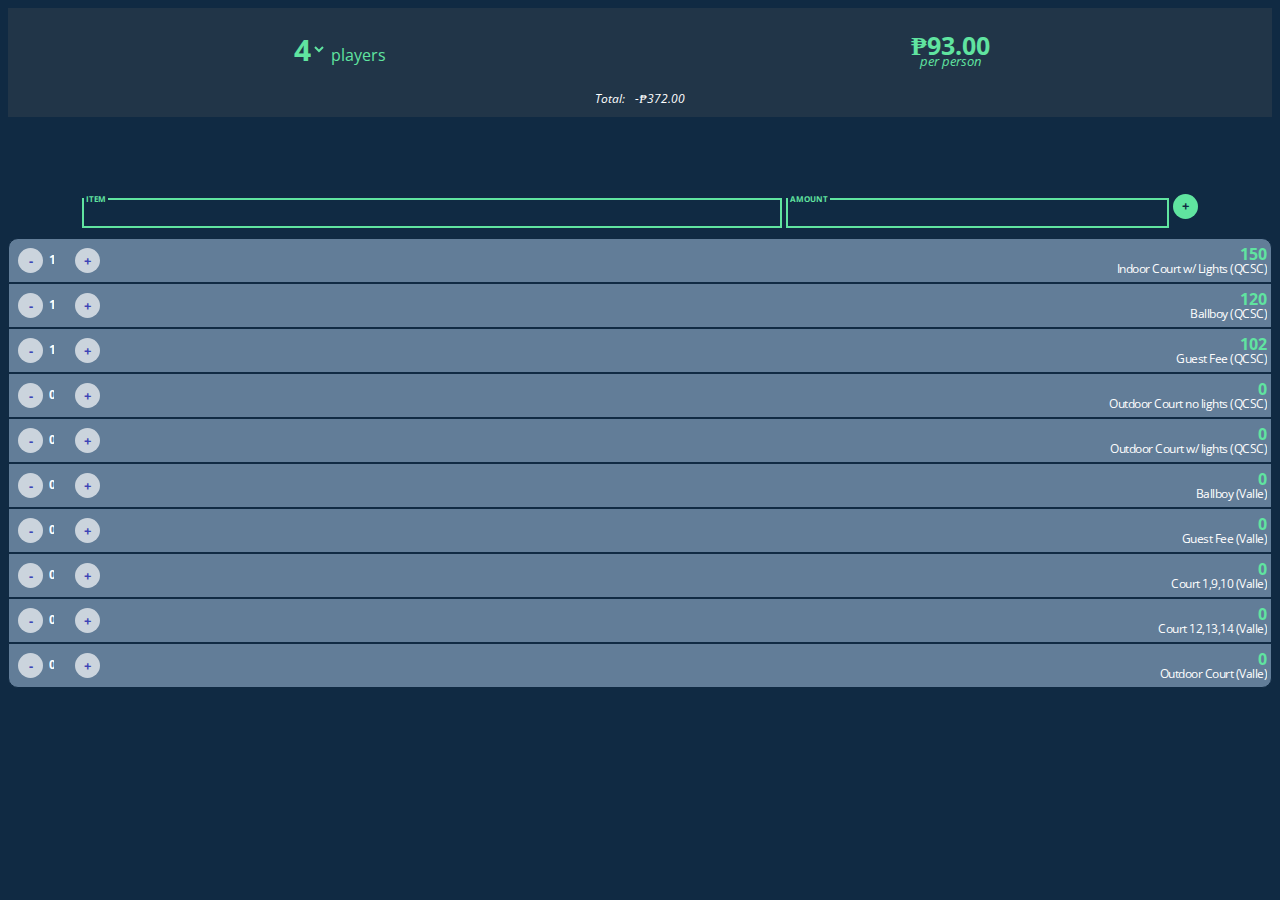
<file: Budgety/index.html>
<!DOCTYPE html>
<html lang="en">
    <head>
        <meta charset="UTF-8">
        <meta name="viewport" content="width=device-width, initial-scale=1">
        <link href="https://fonts.googleapis.com/css?family=Open+Sans:100,300,400,600" rel="stylesheet" type="text/css">
        <link href="http://code.ionicframework.com/ionicons/2.0.1/css/ionicons.min.css" rel="stylesheet" type="text/css">
        <link type="text/css" rel="stylesheet" href="style.css">
        <link href="https://fonts.googleapis.com/css2?family=Lato:wght@300;400&display=swap" rel="stylesheet">
        <link rel="stylesheet" href="//use.fontawesome.com/releases/v5.0.7/css/all.css">
        <title>Tennis Budgety</title>
    </head>
    <body>
        
        <div class="top">
            <div class="budget">
                <div class="header">                 
                    <div class="budget__income clearfix" style="display: none">
                        <div class="budget__income--text">Income</div>
                        <div class="right">
                            <div class="budget__income--value">+ 4,300.00</div>
                            <div class="budget__income--percentage">&nbsp;</div>
                        </div>
                    </div>
                    
                    <div class="budget__expenses clearfix" style="display: none">
                        <div class="budget__expenses--text">TOTAL</div>
                        <div class="right clearfix">
                            <div class="budget__expenses--value">- 1,954.36</div>
                            <div class="budget__expenses--percentage">45%</div>
                        </div>
                    </div>

                    <div class="budget__expenses clearfix green-font flex" style="margin-top: 20px">
                        <div class="left-header">
                            <select class="add__number__of__people">
                                <option value="2">2</option>
                                <option value="3">3</option>
                                <option value="4" selected>4</option>
                                <option value="5">5</option>
                                <option value="6">6</option>
                                <option value="7">7</option>
                                <option value="8">8</option>
                            </select> players
                        </div>
                        <div class="right clearfix align-center">
                            <div class="budget__expenses--value-per-people">- 1,954.36</div>
                            <div class="header-label"><i>per person</i></div>
                        </div>
                    </div>
                    <i class="total">Total:<div class="budget__value">+ 2,345.64</div></i>
                </div>
            </div>
        </div>
        
        
        
        <div class="bottom">
            <div class="add">
                <div class="add__container">
                    <select class="add__type" style="display:none">
                        <option value="inc">+</option>
                        <option value="exp" selected>-</option>
                    </select>
                    <fieldset class="description-field">
                        <legend class="small">Item</legend>     
                        <input type="text" class="add__description">
                    </fieldset>
                    <fieldset class="value-field">
                        <legend class="small">Amount</legend>     
                        <input type="number" class="add__value">
                    </fieldset>
                    <button class="add__btn btn-tiny check-mark">+</button>
                </div>
            </div>
            
            <div class="container clearfix">
                <div class="income">
                    <h2 class="income__title"></h2>
                    
                    <div class="income__list">
                       
                        
                        <!-- <div class="item clearfix" id="expense-0">
                            <div class="item__description">Indoor Court/Hour</div>
                            <div class="right clearfix">
                                <div class="item__value">150.00</div>
                            </div>
                            <div class="item__delete">
                                <button class="item__delete--btn"><i class="ion-ios-close-outline"></i></button>
                            </div>
                        </div>
                        
                        <div class="item clearfix" id="expense-1">
                            <div class="item__description">Ballboy/Hour</div>
                            <div class="right clearfix">
                                <div class="item__value">120.00</div>
                            </div>
                            <div class="item__delete">
                                <button class="item__delete--btn"><i class="ion-ios-close-outline"></i></button>
                            </div>
                        </div>
                       
                        <div class="item clearfix" id="expense-2">
                            <div class="item__description">Guest Fee/Hour</div>
                            <div class="right clearfix">
                                <div class="item__value">102.00</div>
                            </div>
                            <div class="item__delete">
                                <button class="item__delete--btn"><i class="ion-ios-close-outline"></i></button>
                            </div>
                        </div> -->
                        
                    </div>
                </div>
                
                
                
                <div class="expenses">                  
                    <div class="expenses__list">
                       
                        <div class="item clearfix row" id="expense-1234">
                            <div class="left">
                                <input type="button" class='quantity__info-buttons btn-tiny' value="-"/>                           
                                <input type="number" class="item__quantity" id="150" min="0" step="0.5" value="1" placeholder="Qty">
                                <input type="button" class='quantity__info-buttons btn-tiny' value="+"/>
                            </div>
                            <div class="right clearfix">
                                <div class="item__value">150</div>
                                <div class="item__description">Indoor Court w/ Lights (QCSC)</div>                    
                            </div>
                        </div>
                        
                        <div class="item clearfix row" id="expense-1235">
                            <div  class="left">
                                <input type="button" class='quantity__info-buttons btn-tiny' value="-"/>                           
                                <input type="number" class="item__quantity" id="120" min="0" step="0.5" value="1" placeholder="Qty">
                                <input type="button" class='quantity__info-buttons btn-tiny' value="+"/>
                            </div>
                            <div class="right clearfix">
                                <div class="item__value">120</div>
                                <div class="item__description">Ballboy (QCSC)</div>
                            </div>
                        </div>
                       
                        <div class="item clearfix row" id="expense-1236 ">
                            <div  class="left">
                                <input type="button" class='quantity__info-buttons btn-tiny' value="-"/>                           
                                <input type="number" class="item__quantity" id="102" min="0" step="0.5" value="1" placeholder="Qty">
                                <input type="button" class='quantity__info-buttons btn-tiny' value="+"/>
                            </div>
                            <div class="right clearfix">
                                <div class="item__value">102</div>
                                <div class="item__description">Guest Fee (QCSC)</div>
                            </div>
                        </div>
                        
                        <div class="item clearfix row" id="expense-1237 ">
                            <div class="left">
                                <input type="button" class='quantity__info-buttons btn-tiny' value="-"/>                           
                                <input type="number" class="item__quantity" id="50" min="0" step="0.5" value="0" placeholder="Qty">
                                <input type="button" class='quantity__info-buttons btn-tiny' value="+"/>
                            </div>
                            <div class="right clearfix">
                                <div class="item__value">0</div>
                                <div class="item__description">Outdoor Court no lights (QCSC)</div>
                            </div>
                        </div>

                        <div class="item clearfix row" id="expense-1238 ">
                            <div class="left">
                                <input type="button" class='quantity__info-buttons btn-tiny' value="-"/>                           
                                <input type="number" class="item__quantity" id="130" min="0" step="0.5" value="0" placeholder="Qty">
                                <input type="button" class='quantity__info-buttons btn-tiny' value="+"/>
                            </div>
                            <div class="right clearfix">
                                <div class="item__value">0</div>
                                <div class="item__description">Outdoor Court w/ lights (QCSC)</div>
                            </div>
                        </div>

                        <div class="item clearfix row" id="expense-1239 ">
                            <div class="left">
                                <input type="button" class='quantity__info-buttons btn-tiny' value="-"/>                           
                                <input type="number" class="item__quantity" id="100" min="0" step="0.5" value="0" placeholder="Qty">
                                <input type="button" class='quantity__info-buttons btn-tiny' value="+"/>
                            </div>
                            <div class="right clearfix">
                                <div class="item__value">0</div>
                                <div class="item__description">Ballboy (Valle)</div>
                            </div>
                        </div>

                        <div class="item clearfix row" id="expense-1240 ">
                          <div class="left">
                              <input type="button" class='quantity__info-buttons btn-tiny' value="-"/>                           
                              <input type="number" class="item__quantity" id="80" min="0" step="0.5" value="0" placeholder="Qty">
                              <input type="button" class='quantity__info-buttons btn-tiny' value="+"/>
                          </div>
                          <div class="right clearfix">
                              <div class="item__value">0</div>
                              <div class="item__description">Guest Fee (Valle)</div>
                          </div>
                        </div>

                      <div class="item clearfix row" id="expense-1241 ">
                        <div class="left">
                            <input type="button" class='quantity__info-buttons btn-tiny' value="-"/>                           
                            <input type="number" class="item__quantity" id="180" min="0" step="0.5" value="0" placeholder="Qty">
                            <input type="button" class='quantity__info-buttons btn-tiny' value="+"/>
                        </div>
                        <div class="right clearfix">
                            <div class="item__value">0</div>
                            <div class="item__description">Court 1,9,10 (Valle)</div>
                        </div>
                      </div>

                        <div class="item clearfix row" id="expense-1242 ">
                          <div class="left">
                              <input type="button" class='quantity__info-buttons btn-tiny' value="-"/>                           
                              <input type="number" class="item__quantity" id="130" min="0" step="0.5" value="0" placeholder="Qty">
                              <input type="button" class='quantity__info-buttons btn-tiny' value="+"/>
                          </div>
                          <div class="right clearfix">
                              <div class="item__value">0</div>
                              <div class="item__description">Court 12,13,14 (Valle)</div>
                          </div>
                        </div>

                        <div class="item clearfix row" id="expense-1243 ">
                          <div class="left">
                              <input type="button" class='quantity__info-buttons btn-tiny' value="-"/>                           
                              <input type="number" class="item__quantity" id="115" min="0" step="0.5" value="0" placeholder="Qty">
                              <input type="button" class='quantity__info-buttons btn-tiny' value="+"/>
                          </div>
                          <div class="right clearfix">
                              <div class="item__value">0</div>
                              <div class="item__description">Outdoor Court (Valle)</div>
                          </div>
                    </div>

                    </div>
                </div>
            </div>
            
            
        </div>
        
        <script src="app.js"></script>
    </body>
</html>
</file>
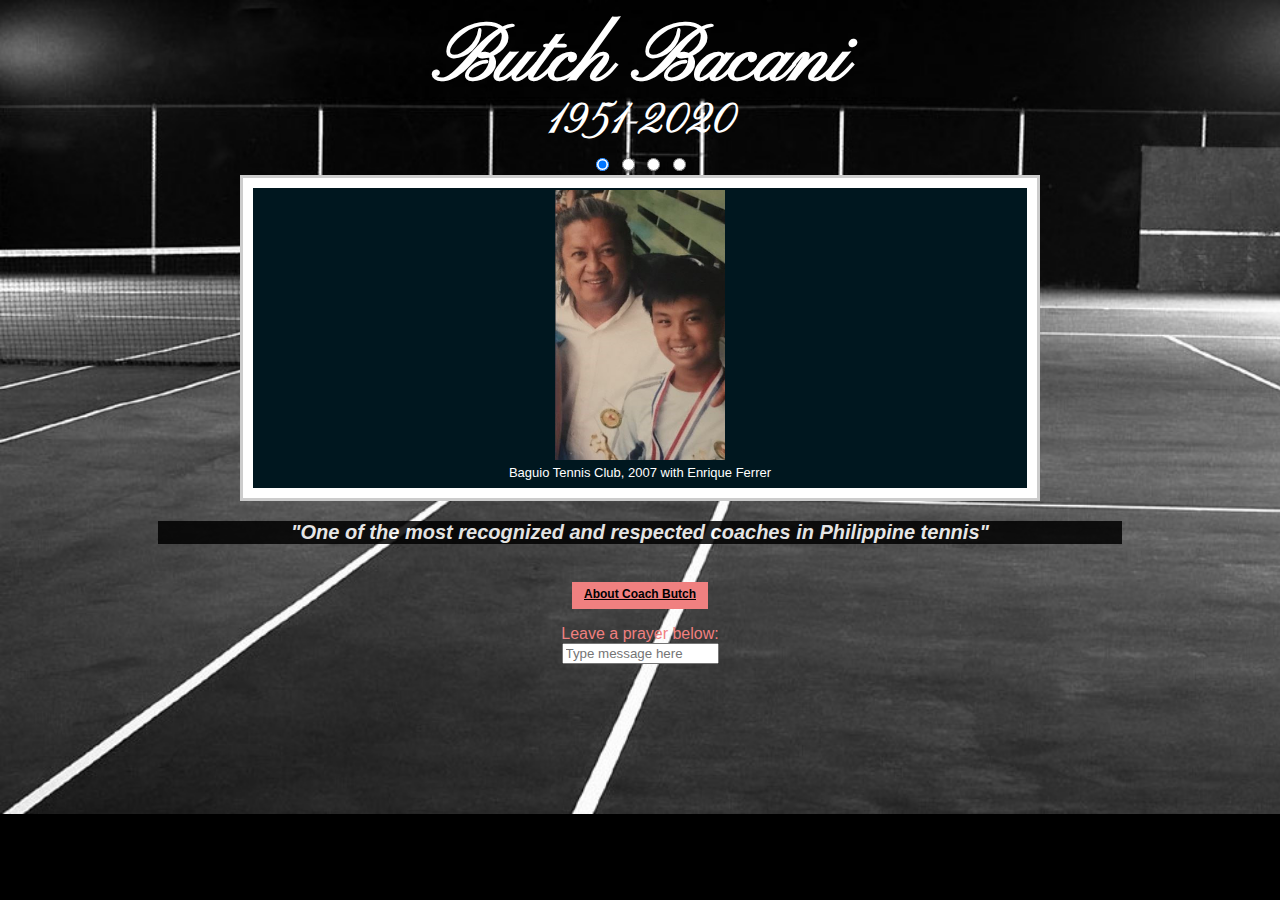
<file: Project1-Tribute/index.html>
<!DOCTYPE html>
<html lang="en"> 
<head>
    <meta charset="UTF-8">
    <title>Coach Butch</title>
    <meta name="description" content="A tribute page for Coach Butch.">
    <meta name="author" content="Enrique Ferrer">
    <link href="styles.css" type="text/css" rel="stylesheet"/>
    <!-- Font -->
    <link href="https://fonts.googleapis.com/css2?family=Pinyon+Script&display=swap" rel="stylesheet">
</head>

<body id="main">
    <h1 id="title">Butch Bacani</h1>
    <h2>1951-2020</h2>
    <!-- <div id="img-div">
        <img id="image" src="assets/Coach-Butch.JPG" alt="Coach Butch Bacani with Eque in Baguio (2007)">
        <div id="img-caption"> 
            Baguio Tennis Club, 2007
        </div>
    </div> -->
    <div id="img-div">
        <input type="radio" name="slider" id="slide1" checked>
        <input type="radio" name="slider" id="slide2">
        <input type="radio" name="slider" id="slide3">
        <input type="radio" name="slider" id="slide4">
        <div id="slides">
           <div id="overflow">
              <div class="inner">
                 <div class="slide slide_1">
                    <div class="slide-content">
                       <img id="image" src="Assets/Coach-Butch.JPG">
                       <p id="img-caption">Baguio Tennis Club, 2007 with Enrique Ferrer</p>
                    </div>
                 </div>
                 <div class="slide slide_2">
                    <div class="slide-content">
                       <img id="image-2" src="Assets/Coach-Butch-2.jpg">
                       <p class="img-caption-2">Coach Butch's 56th Birthday, Smart Tennis Camp</p>
                    </div>
                 </div>
                 <div class="slide slide_3">
                    <div class="slide-content">
                       <img id="image-3" src="Assets/Coach-Butch-3.jpg">
                       <p class="img-caption-2">Philippine Columbian Association, 2010</p>
                    </div>
                 </div>
                 <div class="slide slide_4">
                    <div class="slide-content">
                       <img id="image-4" src="Assets/Coach-Butch-5.jpg">
                       <p class="img-caption-2">1986 PCA Awards Night - PCA Men's Class A Tennis Doubles Club Championships</p>
                    </div>
                 </div>
              </div>
           </div>
        </div>
        <div id="controls">
           <label for="slide1"></label>
           <label for="slide2"></label>
           <label for="slide3"></label>
           <label for="slide4"></label>
        </div>
    </div>
    <div id="tribute">
        <h3 id="tribute-info"><b><i>"One of the most recognized and respected coaches in Philippine tennis"</i></b></h3> <br>
        <div id="button"> 
            <a id="tribute-link" href="https://www.facebook.com/santamaria.karl/posts/10223216739916990" target="_blank">About Coach Butch</a>
        </div>
        <p id="tribute-message">
        Leave a prayer below: <br>
        <input id ="tribute-message-box" type="text" placeholder="Type message here">
        </p>
    </div>
</body>
</html>


<!-- <div id="img-div">
    <div class="slide" id="slide-1"></div>
    <div class="slide" id="slide-2"></div>
    <div class="slide" id="slide-3"></div>
    <div class="slide" id="slide-4"></div>
    <div class="slide" id="slide-5"></div>
</div>

#img-div{
    width: 300px;
    height: 300px;
    display: flex;
    overflow-x: auto;
}

.slide {
    width: 300px;
    flex-shrink: 0;
    height: 100%;

    -webkit-overflow-scrolling: touch
  } -->
</file>
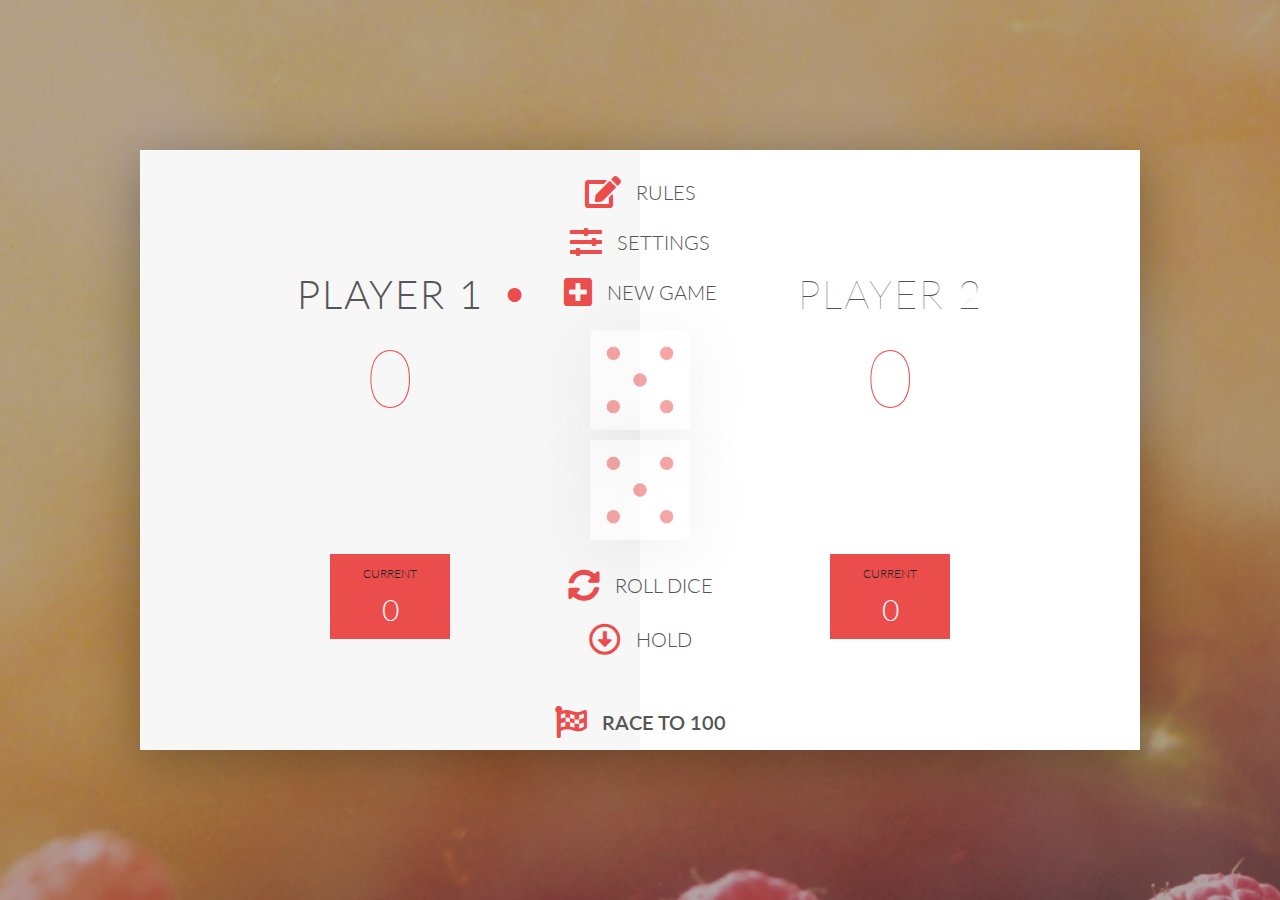
<file: Project6-PIG-Game/index.html>
<!DOCTYPE html>
<html lang="en">
    <head>
        <meta charset="UTF-8">
        <link href="https://fonts.googleapis.com/css?family=Lato:100,300,600" rel="stylesheet" type="text/css">
        <link href="http://code.ionicframework.com/ionicons/2.0.1/css/ionicons.min.css" rel="stylesheet" type="text/css">
        <link rel="stylesheet" href="//use.fontawesome.com/releases/v5.0.7/css/all.css">
        <link type="text/css" rel="stylesheet" href="Assets/style.css">
        <title>Pig Game</title>
    </head>

    <body>
        <div class="wrapper clearfix">
            <div class="player-0-panel active">
                <div class="player-name" id="name-0">Player 1</div>
                <div class="player-score" id="score-0">43</div>
                <div class="player-current-box">
                    <div class="player-current-label">Current</div>
                    <div class="player-current-score" id="current-0">11</div>
                </div>
            </div>
            
            <div class="player-1-panel">
                <div class="player-name" id="name-1">Player 2</div>
                <div class="player-score" id="score-1">72</div>
                <div class="player-current-box">
                    <div class="player-current-label">Current</div>
                    <div class="player-current-score" id="current-1">0</div>
                </div>
            </div>
            
            <button class="btn-new"><i class="fas fa-plus-square"></i>New game</button>
            <button class="btn-flag"><i class="fas fa-flag-checkered"></i>Race to 100</button>
            <button class="btn-settings"><i class="fas fa-sliders-h"></i>Settings</button>
            <button class="btn-roll"><i class="fas fa-sync-alt"></i>Roll dice</button>
            <button class="btn-hold"><i class="far fa-arrow-alt-circle-down"></i>Hold</button>
            <button class="btn-rules"><i class="fas fa-edit"></i>Rules</button>
            
            
            <div class="dice-panel">
                <img src="Assets/dice-5.png" alt="Dice 1" class="dice" id="dice-0">
                <img src="Assets/dice-5.png" alt="Dice 2" class="dice" id="dice-1">
            </div>
        </div>

        <div class="popup" id="popup">
            <div class="popup-content">
                    <a class="popup-close" href="#">×</a>
                    <h3>Settings</h3>
                    <form class="form">
                        <div class="form-questions">
                            <label class="form-label">Player 1 name :</label>
                            <input type="text" name="player-1-name" id="player-1-name" class="form-input player-input" value="Player 1">
                        </div>

                        <div class="form-questions">
                            <label class="form-label">Player 2 name :</label>
                            <input type="text" name="player-2-name" id="player-2-name" class="form-input player-input" value="Player 2">
                        </div>

                        <div class="form-questions">
                            <label class="form-label">Set winning score :</label>
                            <input type="number" pattern="[0-9]{9}" name="win-score" id="win-score" class="form-input" value="100" required>
                        </div>

                        <div class="form-questions">
                            <label class="form-label">Number of dice :</label>
                            <div class="form-radio-group">  
                                <input type="radio" class="form-radio-input" id="oneDice" value="" name="numberDice" active> 
                                <label class="diceImg one-dice-img" for="oneDice"></label>    
                                <input type="radio" class="form-radio-input twoDice" checked="checked" id="twoDice" value="" class="input-radio" name="numberDice">
                                <label class="diceImg two-dice-img" for="twoDice"></label>    
                            </div>
                        </div>
                        <div class="form-questions get-started">
                            <label class="form-label"></label>
                            <input type="button" name="set" id="set-btn" class="btn-play" value="Get Started">
                        </div>
                    </form>
            </div>
        </div>

        <div class="popup" id="instructions">
            <div class="popup-content">
                    <a id="close-guide" class="popup-close" href="#">×</a>
                    <h3>Instructions</h3>
                    <br>
                    <ul> 
                        <li>The game has 2 players, playing in rounds. </li>
                        <li>In each turn, a player rolls a dice (or two) as many times as he wishes. Each result get added to his ROUND score. </li>
                        <li>If the player rolls a 1, all his ROUND score gets lost. After that, it's the next player's turn. </li>
                        <li>The player can choose to 'Hold', which means that his ROUND score gets added to his GLOBAL score. After that, it's the next player's turn. </li>
                        <li>The first player to reach 100 points (set by default) or chosen winning score on GLOBAL score wins the game. </li>
                    </ul>
            </div>
        </div>
        
        <script src="Assets/app.js"></script>
    </body>
</html>
</file>
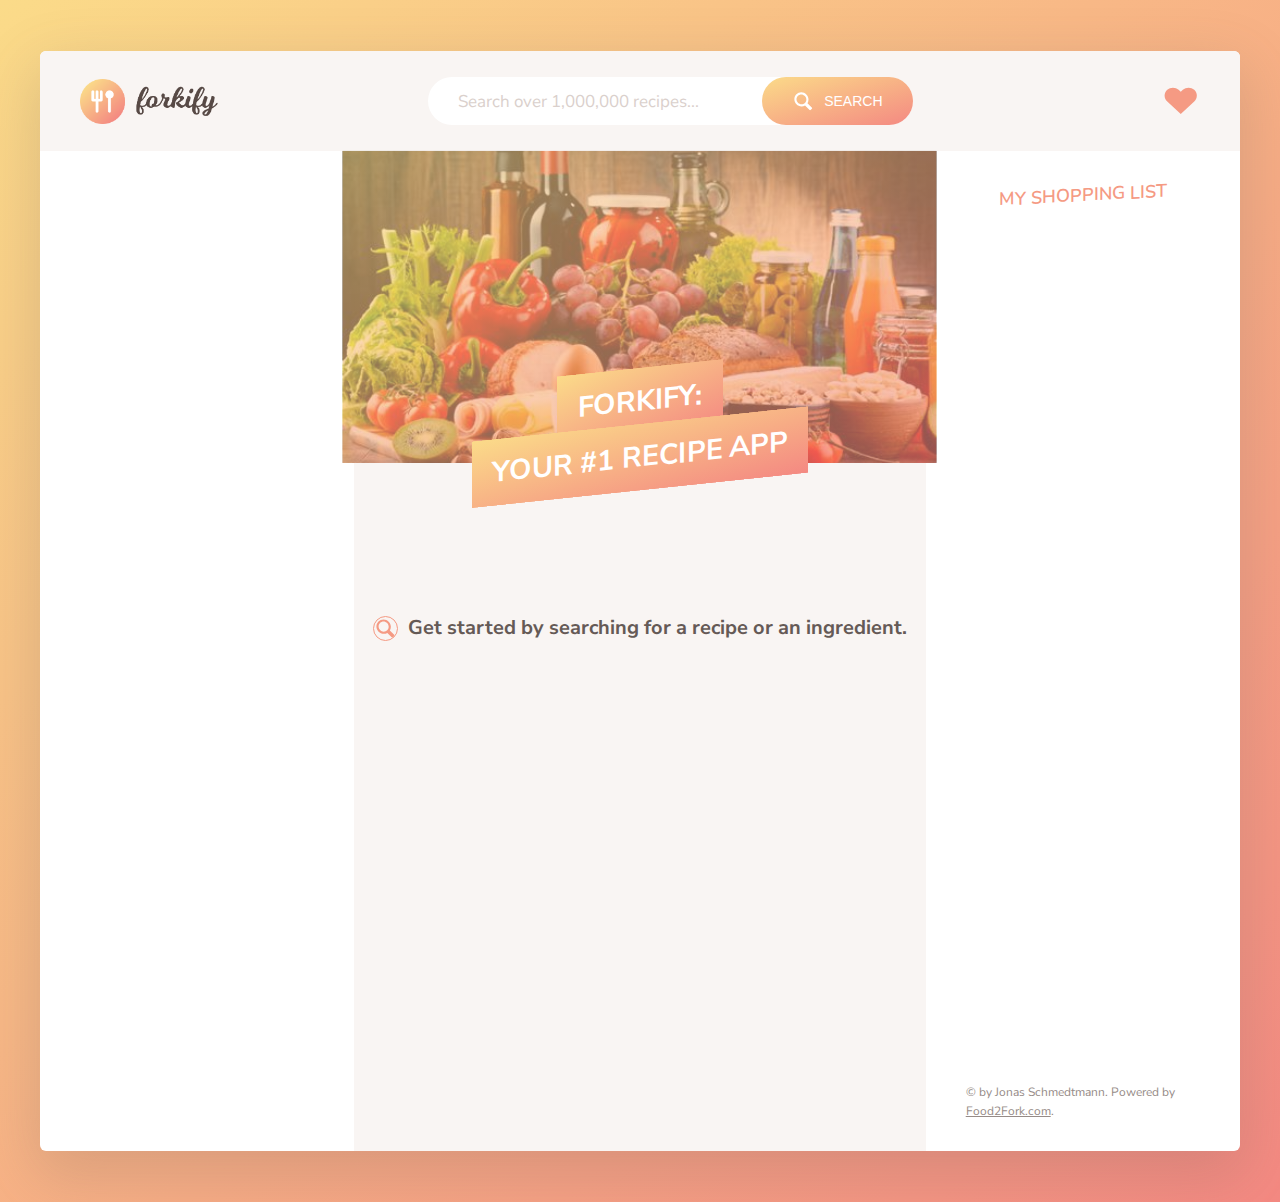
<file: Recipe-App/index.html>
<!DOCTYPE html>
<html lang="en">

<head>
    <meta charset="UTF-8">
    <meta name="viewport" content="width=device-width, initial-scale=1.0">
    <meta http-equiv="X-UA-Compatible" content="ie=edge">
    <link href="https://fonts.googleapis.com/css?family=Nunito+Sans:400,600,700" rel="stylesheet">
    <link rel="stylesheet" href="css/style.css">
    <link rel="shortcut icon" href="img/favicon.png" type="image/x-icon">
    <title>forkify // Search over 1,000,000 recipes</title>
    <meta name="google-site-verification" content="LbSBRDtV-PIsJFdfu15NjondU0KYl-3DiWxjEaz-D4Q" />
</head>

<body>
    <div class="container">
        <header class="header">
            <img src="img/logo.png" alt="Logo" class="header__logo">
            <form class="search">
                <input type="text" class="search__field" placeholder="Search over 1,000,000 recipes...">
                <input type="submit" id="add-input" value="">
                    <button class="btn search__btn">
                        <svg class="search__icon">
                            <use href="img/icons.svg#icon-magnifying-glass"></use>
                        </svg>
                        <span>Search</span>
                    </button>
                </input>
            </form>
            <div class="likes">
                <div class="likes__field">
                    <svg class="likes__icon">
                        <use href="img/icons.svg#icon-heart"></use>
                    </svg>
                </div>
                <div class="likes__panel">
                    <ul class="likes__list">
                    <!-- comment -->    
                        <li>
                            <div class="likes__error" href="#">
                                <svg class="likes__icon">
                                    <use href="img/icons.svg#icon-circle-with-cross"></use>
                                </svg>
                                <div class="likes__error__text">
                                    <h4 class="">You do not have any liked recipes yet!</h4>
                                </div>
                            </div>
                        </li>
                       
                    </ul>
                </div>
            </div>
        </header>


        <div class="results">
            <ul class="results__list">
                <!-- comment -->
                <!-- <li>
                    <a class="results__link results__link--active" href="#23456">
                        <figure class="results__fig">
                            <img src="img/test-1.jpg" alt="Test">
                        </figure>
                        <div class="results__data">
                            <h4 class="results__name">Pasta with Tomato ...</h4>
                            <p class="results__author">The Pioneer Woman</p>
                        </div>
                    </a>
                </li>

                <li>
                    <a class="results__link" href="#76767">
                        <figure class="results__fig">
                            <img src="img/test-2.jpg" alt="Test">
                        </figure>
                        <div class="results__data">
                            <h4 class="results__name">Pasta Salad with ...</h4>
                            <p class="results__author">Spicy Perspective</p>
                        </div>
                    </a>
                </li>

                <li>
                    <a class="results__link" href="#85354">
                        <figure class="results__fig">
                            <img src="img/test-3.jpg" alt="Test">
                        </figure>
                        <div class="results__data">
                            <h4 class="results__name">Homemade Tomato ...</h4>
                            <p class="results__author">All Recipes</p>
                        </div>
                    </a>
                </li>

                <li>
                    <a class="results__link" href="#43563">
                        <figure class="results__fig">
                            <img src="img/test-4.jpg" alt="Test">
                        </figure>
                        <div class="results__data">
                            <h4 class="results__name">Pasta with Tomato ...</h4>
                            <p class="results__author">The Pioneer Woman</p>
                        </div>
                    </a>
                </li>

                <li>
                    <a class="results__link" href="#2256665">
                        <figure class="results__fig">
                            <img src="img/test-5.jpg" alt="Test">
                        </figure>
                        <div class="results__data">
                            <h4 class="results__name">Greek Pasta with ...</h4>
                            <p class="results__author">Chow</p>
                        </div>
                    </a>
                </li>

                <li>
                    <a class="results__link" href="#7567567">
                        <figure class="results__fig">
                            <img src="img/test-9.jpg" alt="Test">
                        </figure>
                        <div class="results__data">
                            <h4 class="results__name">Cherry tomato, kale ...</h4>
                            <p class="results__author">BBC Good Food</p>
                        </div>
                    </a>
                </li>

                <li>
                    <a class="results__link" href="#5676577">
                        <figure class="results__fig">
                            <img src="img/test-7.jpg" alt="Test">
                        </figure>
                        <div class="results__data">
                            <h4 class="results__name">Pasta with Fresh ...</h4>
                            <p class="results__author">Chow</p>
                        </div>
                    </a>
                </li>

                <li>
                    <a class="results__link" href="#98798">
                        <figure class="results__fig">
                            <img src="img/test-8.jpg" alt="Test">
                        </figure>
                        <div class="results__data">
                            <h4 class="results__name">Buttery Tomato Pasta ...</h4>
                            <p class="results__author">Simply Recipes</p>
                        </div>
                    </a>
                </li>
                <li>
                    <a class="results__link" href="#5464646456">
                        <figure class="results__fig">
                            <img src="img/test-10.jpg" alt="Test">
                        </figure>
                        <div class="results__data">
                            <h4 class="results__name">Pesto Pasta Salad ...</h4>
                            <p class="results__author">Eats Well With Others</p>
                        </div>
                    </a>
                </li>

                <li>
                    <a class="results__link" href="#345345435">
                        <figure class="results__fig">
                            <img src="img/test-6.jpg" alt="Test">
                        </figure>
                        <div class="results__data">
                            <h4 class="results__name">Pasta with Roasted ...</h4>
                            <p class="results__author">Two Peas and Their Pod</p>
                        </div>
                    </a>
                </li>
                -->
            </ul>

            <div class="results__pages">
            <!-- comment -->    
                <!-- <button class="btn-inline results__btn--prev">
                    <svg class="search__icon">
                        <use href="img/icons.svg#icon-triangle-left"></use>
                    </svg>
                    <span>Page 1</span>
                </button>
                <button class="btn-inline results__btn--next">
                    <span>Page 3</span>
                    <svg class="search__icon">
                        <use href="img/icons.svg#icon-triangle-right"></use>
                    </svg>
                </button> -->
               
            </div>
        </div>



        <div class="recipe">
            <!-- comment -->
            
            <figure class="recipe__fig">
                <img src="img/test-11.jpg" alt="Forkify" class="recipe__img">
                <h1 class="recipe__title">
                    <span>FORKIFY: <br> Your #1 Recipe App</span>
                </h1>
            </figure>
            <br> <br> <br> <br> <br> <br> <br> <br> <br> <br>
            <div>
                <h1 class="title-text">
                    <svg class="search__icon--title">
                        <use href="img/icons.svg#icon-magnifying-glass"></use>
                    </svg>
                    Get started by searching for a recipe or an ingredient.
                </h1>

            </div>
            <!-- <div class="recipe__details">
                <div class="recipe__info">
                    <svg class="recipe__info-icon">
                        <use href="img/icons.svg#icon-stopwatch"></use>
                    </svg>
                    <span class="recipe__info-data recipe__info-data--minutes">45</span>
                    <span class="recipe__info-text"> minutes</span>
                </div>
                <div class="recipe__info">
                    <svg class="recipe__info-icon">
                        <use href="img/icons.svg#icon-man"></use>
                    </svg>
                    <span class="recipe__info-data recipe__info-data--people">4</span>
                    <span class="recipe__info-text"> servings</span>

                    <div class="recipe__info-buttons">
                        <button class="btn-tiny">
                            <svg>
                                <use href="img/icons.svg#icon-circle-with-minus"></use>
                            </svg>
                        </button>
                        <button class="btn-tiny">
                            <svg>
                                <use href="img/icons.svg#icon-circle-with-plus"></use>
                            </svg>
                        </button>
                    </div>

                </div>
                <button class="recipe__love">
                    <svg class="header__likes">
                        <use href="img/icons.svg#icon-heart-outlined"></use>
                    </svg>
                </button>
            </div>



            <div class="recipe__ingredients">
                <ul class="recipe__ingredient-list">
                    <li class="recipe__item">
                        <svg class="recipe__icon">
                            <use href="img/icons.svg#icon-check"></use>
                        </svg>
                        <div class="recipe__count">1000</div>
                        <div class="recipe__ingredient">
                            <span class="recipe__unit">g</span>
                            pasta
                        </div>
                    </li>

                    <li class="recipe__item">
                        <svg class="recipe__icon">
                            <use href="img/icons.svg#icon-check"></use>
                        </svg>
                        <div class="recipe__count">1/2</div>
                        <div class="recipe__ingredient">
                            <span class="recipe__unit">cup</span>
                            ricotta cheese
                        </div>
                    </li>

                    <li class="recipe__item">
                        <svg class="recipe__icon">
                            <use href="img/icons.svg#icon-check"></use>
                        </svg>
                        <div class="recipe__count">1</div>
                        <div class="recipe__ingredient">
                            <span class="recipe__unit"></span>
                            can of tomatoes, whole or crushed
                        </div>
                    </li>


                    <li class="recipe__item">
                        <svg class="recipe__icon">
                            <use href="img/icons.svg#icon-check"></use>
                        </svg>
                        <div class="recipe__count">1</div>
                        <div class="recipe__ingredient">
                            <span class="recipe__unit"></span>
                            can tuna packed in olive oil
                        </div>
                    </li>

                    <li class="recipe__item">
                        <svg class="recipe__icon">
                            <use href="img/icons.svg#icon-check"></use>
                        </svg>
                        <div class="recipe__count">1/2</div>
                        <div class="recipe__ingredient">
                            <span class="recipe__unit">cup</span>
                            grated parmesan cheese
                        </div>
                    </li>

                    <li class="recipe__item">
                        <svg class="recipe__icon">
                            <use href="img/icons.svg#icon-check"></use>
                        </svg>
                        <div class="recipe__count">1/4</div>
                        <div class="recipe__ingredient">
                            <span class="recipe__unit">cup</span>
                            fresh basil, chopped or torn
                        </div>
                    </li>
                </ul>

                <button class="btn-small recipe__btn">
                    <svg class="search__icon">
                        <use href="img/icons.svg#icon-shopping-cart"></use>
                    </svg>
                    <span>Add to shopping list</span>
                </button>
            </div>

            <div class="recipe__directions">
                <h2 class="heading-2">How to cook it</h2>
                <p class="recipe__directions-text">
                    This recipe was carefully designed and tested by
                    <span class="recipe__by">The Pioneer Woman</span>. Please check out directions at their website.
                </p>
                <a class="btn-small recipe__btn" href="http://thepioneerwoman.com/cooking/pasta-with-tomato-cream-sauce/" target="_blank">
                    <span>Directions</span>
                    <svg class="search__icon">
                        <use href="img/icons.svg#icon-triangle-right"></use>
                    </svg>

                </a>
            </div> -->
           
        </div>





        <div class="shopping">
            <h2 class="heading-2">My Shopping List</h2>

            <ul class="shopping__list">

                <!-- comment -->
                <!-- <li class="shopping__item">
                    <div class="shopping__count">
                        <input type="number" value="500" step="100">
                        <p>g</p>
                    </div>
                    <p class="shopping__description">Pasta</p>
                    <button class="shopping__delete btn-tiny">
                        <svg>
                            <use href="img/icons.svg#icon-circle-with-cross"></use>
                        </svg>
                    </button>
                </li>

                <li class="shopping__item">
                    <div class="shopping__count">
                        <input type="number" value="0.5" step="0.1">
                        <p>cup</p>
                    </div>
                    <p class="shopping__description">Ricotta cheese</p>
                    <button class="shopping__delete btn-tiny">
                        <svg>
                            <use href="img/icons.svg#icon-circle-with-cross"></use>
                        </svg>
                    </button>
                </li>

                <li class="shopping__item">
                    <div class="shopping__count">
                        <input type="number" value="3.5" step="0.1">
                        <p>tbsp</p>
                    </div>
                    <p class="shopping__description">Toasted almond slices</p>
                    <button class="shopping__delete btn-tiny">
                        <svg>
                            <use href="img/icons.svg#icon-circle-with-cross"></use>
                        </svg>
                    </button>
                </li>

                <li class="shopping__item">
                    <div class="shopping__count">
                        <input type="number" value="0.5" step="0.1">
                        <p>tbsp</p>
                    </div>
                    <p class="shopping__description">Sea salt</p>
                    <button class="shopping__delete btn-tiny">
                        <svg>
                            <use href="img/icons.svg#icon-circle-with-cross"></use>
                        </svg>
                    </button>
                </li>

                <li class="shopping__item">
                    <div class="shopping__count">
                        <input type="number" value="0.25" step="0.1">
                        <p>cup</p>
                    </div>

                    <p class="shopping__description">Minced green onions</p>
                    <button class="shopping__delete btn-tiny">
                        <svg>
                            <use href="img/icons.svg#icon-circle-with-cross"></use>
                        </svg>
                    </button>
                </li>

                <li class="shopping__item">
                    <div class="shopping__count">
                        <input type="number" value="45" step="10">
                        <p>g</p>
                    </div>
                    <p class="shopping__description">Sesame seeds</p>
                    <button class="shopping__delete btn-tiny">
                        <svg>
                            <use href="img/icons.svg#icon-circle-with-cross"></use>
                        </svg>
                    </button>
                </li>
                -->
            </ul>

            <div class="copyright">
                &copy; by Jonas Schmedtmann. Powered by
                <a href="http://food2fork.com" target="_blank" class="link">Food2Fork.com</a>.
            </div>

        </div>
    </div>

    <script src="js/script.js"></script>
</body>

</html>
</file>
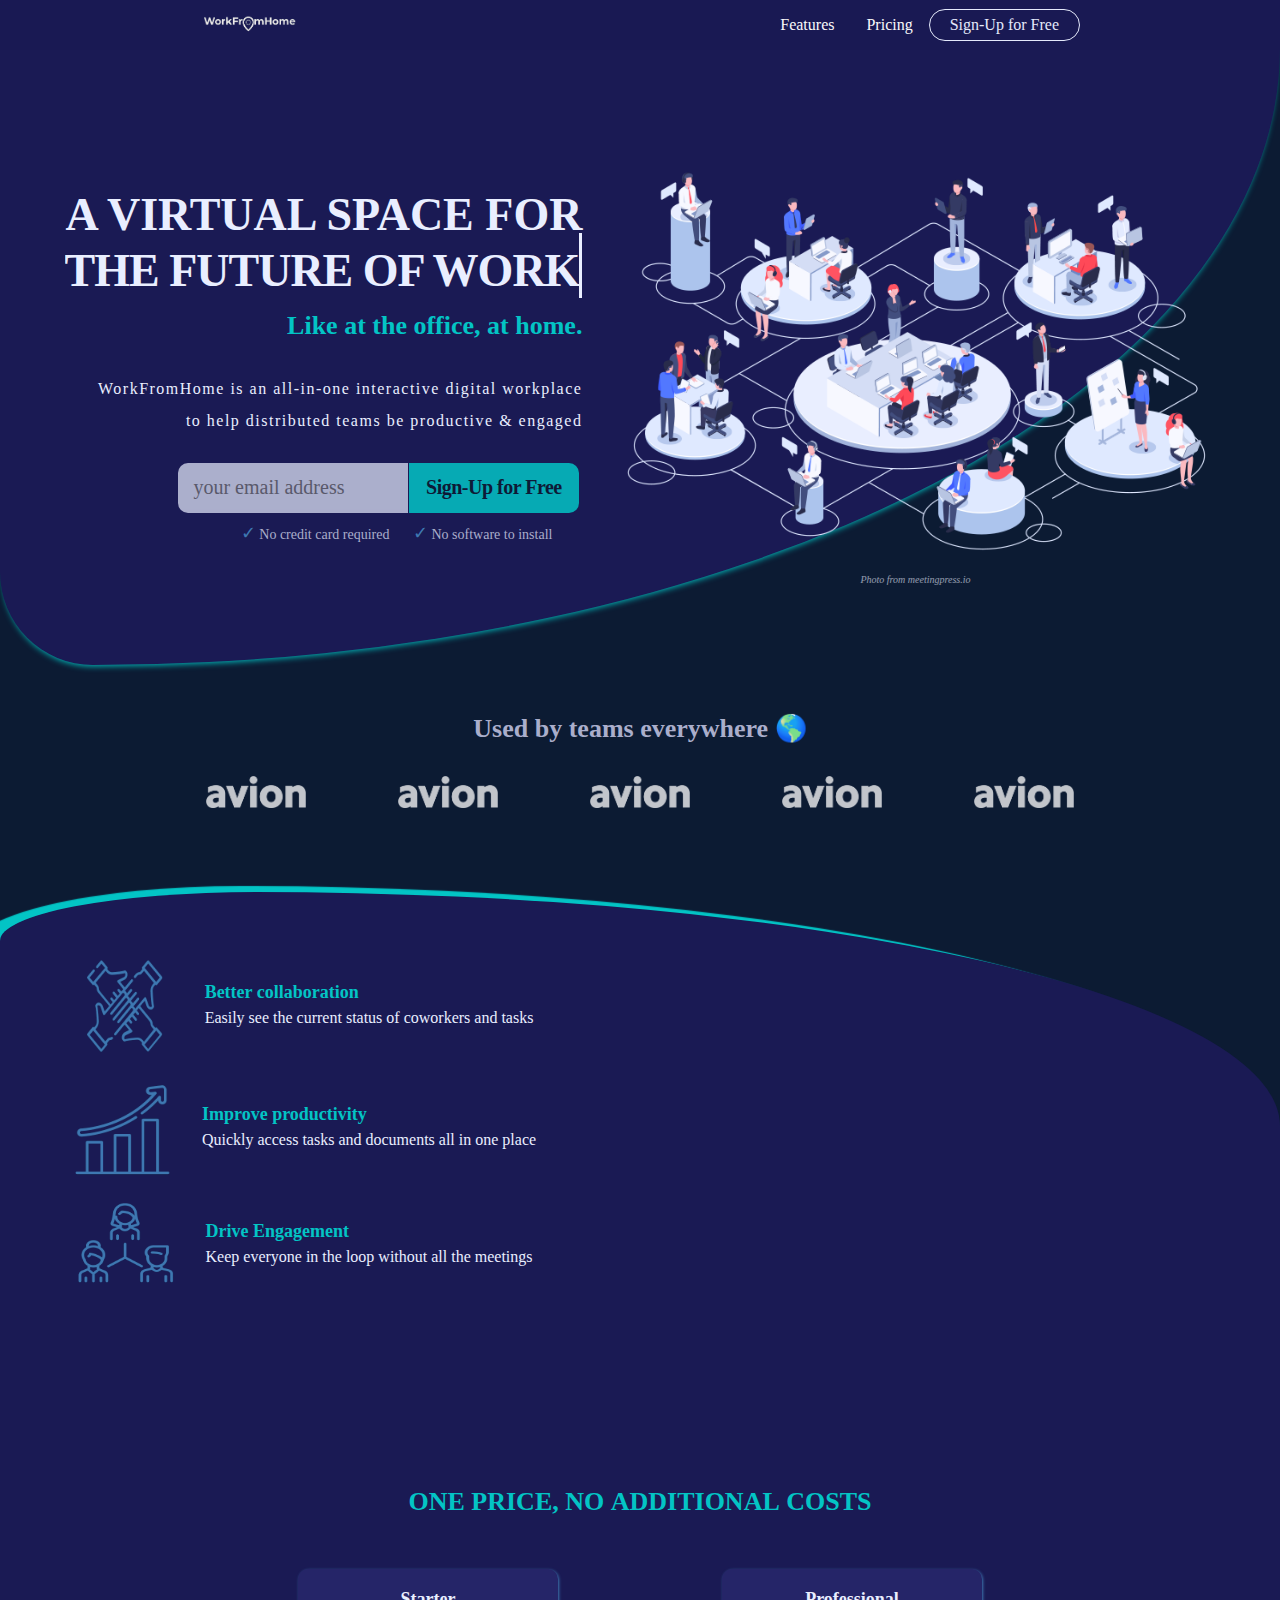
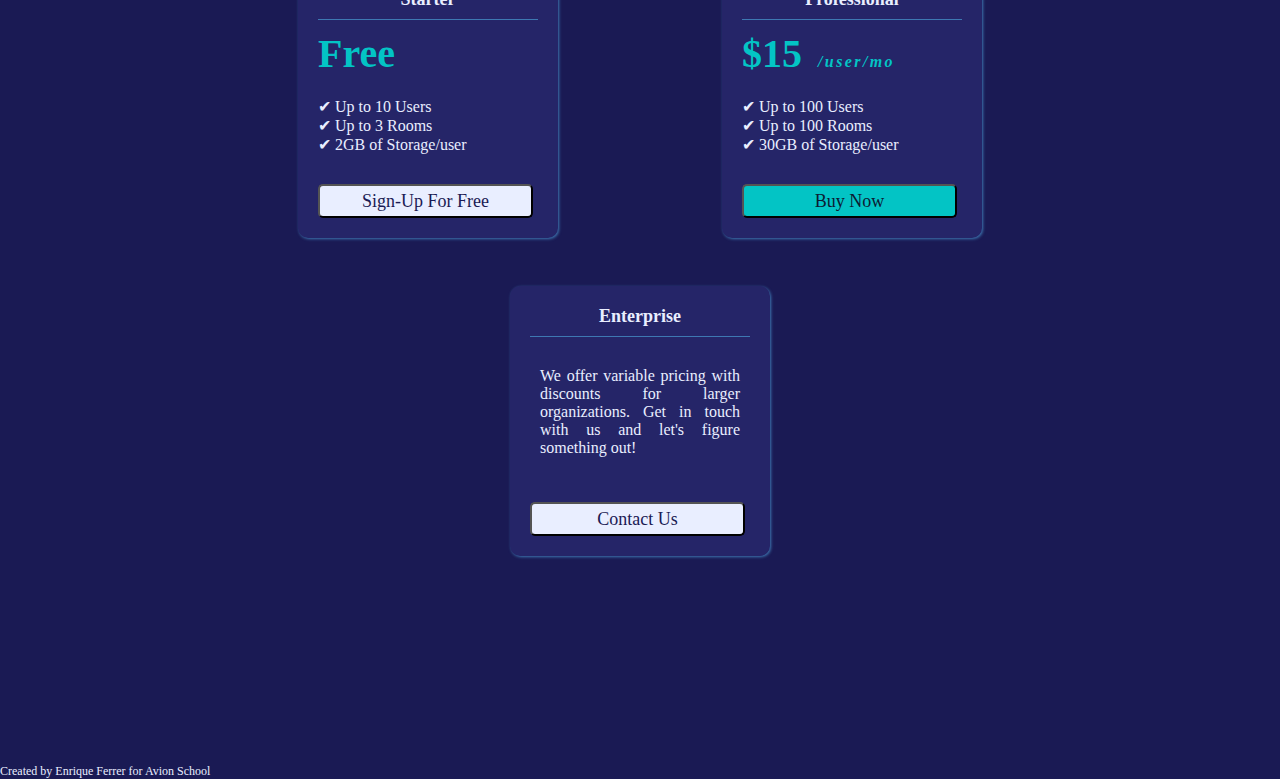
<file: Sample-Landing-Page/index.html>
<!DOCTYPE html>
<html lang="en">
<head>
    <meta charset="UTF-8">
    <meta name="viewport" content="width=device-width, initial-scale=1.0, minimum-scale=1">
    <title>Product Landing Page</title>
    <link rel="icon" type="image/png" href="Assets/Images/WorkFromHome Logo.JPG" />
    <link rel="stylesheet" href="main.css" />
    <link href="https://fonts.googleapis.com/css2?family=Nunito:wght@700&display=swap" rel="stylesheet">
</head>
<body>
    <header id="header"> 
    <!-- NAVIGATION -->
        <nav id="nav-bar">
            <!-- LOGO WFH, left side -->
            <div><a href="#"><img src="Assets/Images/WorkFromHome Logo.png" id="header-img" alt="Work From Home"></a></div>
    <!-- ADD MENU TOGGLER HERE -->
            <input type="checkbox" class="toggle-menu"> 
            <div class="hamburger">
                <div class="line"></div>
                <div class="line"></div>
                <div class="line"></div>
            </div>
            <ul class="navigation">
                <!-- Nav Item 1 -->
                <li class="nav-item">
                    <a class="nav-link" href=#Features-Tag>Features</a>
                </li>
                <!-- Nav Item 2 -->
                <li class="nav-item">
                    <a class="nav-link" href=#Price>Pricing</a>
                </li>
                <!-- Nav Item 3 -->
                <li class="nav-item">
                    <a href="#top" class="nav-link" id="btn-nav">Sign-Up for Free</a>
                </li>
            </ul>
        </nav>
    </header>

<!-- Banner Main  -->
    <section class="banner-main p5">
        <div class="container">
            <div class="row align-items-center">
                <div>
                    <div>
                        <h1 class ="header1">A Virtual Space for</h1>
                        <h1 id="anim">The Future of Work</h1>
                            <h3 class="header2">
                                <span class="text-color">Like at the office, at home.</span>
                            </h3>
                        <p class="header-p">WorkFromHome is an all-in-one interactive digital workplace <br>to help distributed teams be productive & engaged</p>
                        <!-- USER STORY 7-12 -->
                        <form target="_blank" action="Thank You Page.html" id="form" class="box">
                            <div id="input-button">
                                <label for="email"></label>
                                <input type="email" id="email" name="email" placeholder="your email address" required>
                                <!-- <label for="email">EMAIL</label> can try floating labels here-->
                                <input type="submit" id="submit" name="email" value="Sign-Up for Free">
                            </div>
                        </form>  
                        <p id="note"><span class="checkmark">&#10003;</span> No credit card required <span class="checkmark">&#10003;</span>  No software to install</p>                      
                    </div>
                </div>
                <div class="banner-img">
                    <div class="banner-right">
                        <figure>
                            <img src="Assets/Images/SMB-Organisation.png" alt="" id="img-banner" alt="">
                            <figcaption><i>Photo from meetingpress.io</i></figcaption>
                        </figure>
                    </div>
                </div>
            </div>
        </div>
    </section>
<!-- Company Logos -->
    <section class="bg-dark">
        <div class="container">
            <div class="row">
                    <div>
                        <h3 class="section-title">Used by teams everywhere 🌎</h3>
                    </div>
                </div>
            </div>
            <div class="row p-logo align-items-center">
                <div class="col">
                    <img src="Assets/Images/avionwhite.png" class="partner-logo" alt="Avion School">
                </div>
                <div class="col">
                    <img src="Assets/Images/avionwhite.png" class="partner-logo" alt="Avion School">
                    <!-- <img src="assets/Images/Bihasa.png" class="partner-logo" alt="Bihasa"> -->
                </div>
                <div class="col">
                    <img src="Assets/Images/avionwhite.png" class="partner-logo" alt="Avion School">
                </div>
                <div class="col">
                    <img src="Assets/Images/avionwhite.png" class="partner-logo" alt="Avion School">
                    <!-- <img src="assets/Images/Liyab.png" class="partner-logo" alt="Liyab"> -->
                </div>
                <div class="col">
                    <img src="Assets/Images/avionwhite.png" class="partner-logo" alt="Avion School">
                </div>
            </div>
        </div>
    </section>
<!-- FEATURES -->
    <section id="features"> 
        <a name="Features-Tag"></a>
        <div class="container">
            <div class="row">
                <div> 
                    <div class="box-features">
                        <div class="feature-box">
                            <div class="features-logo">
                                <img src="Assets/Images/collaboration.png" class="feature-icon" alt="">
                            </div>
                            <div>
                                <h4 class="text-color feature-text">Better collaboration</h4>
                                <p class="feature-text feature-p">Easily see the current status of coworkers and tasks</p>
                            </div>
                        </div>
                        <div class="feature-box">
                            <div class="features-logo">
                                <img src="Assets/Images/productivity.png" class="feature-icon" alt="">
                            </div>
                            <div>
                                <h4 class="text-color feature-text">Improve productivity</h4>
                                <p class="feature-text feature-p">Quickly access tasks and documents all in one place</p>
                            </div>
                        </div>
                        <div class="feature-box">
                            <div class="features-logo">
                                <img src="Assets/Images/engagement.png" class="feature-icon" alt="">
                            </div>
                            <div>
                                <h4 class="text-color feature-text">Drive Engagement</h4>
                                <p class="feature-text feature-p">Keep everyone in the loop without all the meetings</p>
                            </div>
                        </div>
                    </div>
                </div>
                <div>
                    <div class="features-video">
                        <iframe width="560" height="350" id="video" src="https://www.youtube.com/embed/R4a-Jputue8" frameborder="0" allow="accelerometer; autoplay; clipboard-write; encrypted-media; gyroscope; picture-in-picture" allowfullscreen></iframe>
                    </div>
                </div>
            </div>
        </div>
    </section>
<!-- PRICING -->
    <section id="pricing"> <a name="Price"></a>
        <div class="container">
            <div class="row">
                <div>
                    <div class="text-center">
                        <h3 id="price-header">One price, no&nbsp;additional&nbsp;costs</h3>
                    </div>
                </div>
            </div>
            <div class="row">
                <div class="first-part part">
                    <div class="pricing-details">
                        <h4 class="price-title">Starter</h4><hr>
                        <div class="price">Free</div>
                        <ul class="details">
                            <li>&#10004; Up to 10 Users</li>
                            <li>&#10004; Up to 3 Rooms</li>
                            <li>&#10004; 2GB of Storage/user</li>
                        </ul>
                        <button class="price-btn">
                            Sign-Up For Free
                        </button>
                    </div>
                </div>
                <div class="second-part part">
                    <div class="pricing-details">
                        <h4 class="price-title">Professional</h4><hr>
                        <div class="price">&#36;15<span id="price-disc">/user/mo</span></div>
                        <ul class="details">
                            <li>&#10004; Up to 100 Users</li>
                            <li>&#10004; Up to 100 Rooms</li>
                            <li>&#10004; 30GB of Storage/user</li>
                        </ul>
                        <button class="price-btn" id="main-price">
                            Buy Now
                        </button>
                    </div>
                </div>
                <div class="third-part part">
                    <div class="pricing-details">
                        <h4 class="price-title">Enterprise</h4><hr>
                        <div class="price"></div>
                        <p id="enterprise">We offer variable pricing with discounts for larger organizations. Get in touch with us and let's figure something out!</p>
                        <button class="price-btn">
                            Contact Us
                        </button>
                    </div>
                </div>
            </div>
        </div>
    </section>
    <!-- <div class="messenger-bot">
        <img src="Assets/Images/facebook-messenger-1.png" id="messenger" alt="messenger icon">
    </div> -->
<footer>
    <p class="caption">Created by Enrique Ferrer for Avion School</p>
</footer>


<!-- Script for Responsive Nav Bar -->
<!-- <script>
	const menu = document.querySelector(".navigation");
	const menuBtn = document.querySelector(".menu-icon");
	const cancelBtn = document.querySelector(".cancel-btn");
	menuBtn.onclick = ()=>{
		menu.classList.add("active");
	}
	menuBtn.onclick = ()=>{
		menu.classList.remove("active");
	}
</script> -->


<!-- GetButton.io widget -->
<!-- <script type="text/javascript">
    (function () {
        var options = {
            facebook: "1771270859783712", // Facebook page ID
            call_to_action: "Message us", // Call to action
            position: "right", // Position may be 'right' or 'left'
        };
        var proto = document.location.protocol, host = "getbutton.io", url = proto + "//static." + host;
        var s = document.createElement('script'); s.type = 'text/javascript'; s.async = true; s.src = url + '/widget-send-button/js/init.js';
        s.onload = function () { WhWidgetSendButton.init(host, proto, options); };
        var x = document.getElementsByTagName('script')[0]; x.parentNode.insertBefore(s, x);
    })();
</script> -->
<!-- /GetButton.io widget -->
</body>
</html>
</file>
<file: Budgety/style.css>
*{
    font-family: 'Open Sans';
}
body{
    background-color:  #102a43;
    color: white;
}
.top {
    height: 20vh;
    width: 100%;
}
.add__description {
    width:90%
}
.add__value {
    width:90%;
}
.budget__income, .budget__expenses {
}
.row{
    display:flex;
    flex-wrap:wrap;
    justify-content: space-between;
    /* border: solid 1px lightgray; */
    /* background: rgba(187,134,252, 0.4); */
    background: #627D98;
    /* margin: 6px 0px; */
    padding: 4px 4px 0;
    /* border-radius: 5px; */
    border: solid 0.5px #102a43;
}
.row:first-of-type{
    border-radius:10px 10px 0 0;
}
.row:last-of-type{
    border-radius:0 0 10px 10px;
}
.item__quantity {
    width: 20px;
    text-align: center;
    border: none;
    background: rgba(187,134,252, 0.1);
    color: white;
    font-weight: bold;
    font-size: 12px;
}
.item__value, .item__description {
    text-align: right;
}
.item__description {
    font-size: 12px;
    letter-spacing: -0.5px;
    white-space: nowrap;
    overflow: hidden;
    text-overflow: ellipsis;
    font-weight: 400;
    max-width: 160px;
    position: relative;
    top: -5px;
}
.left {
    top: 5px;
    position: relative;
    margin-left: 5px;
    background: transparent;
}
.btn-tiny{
    height: 25px;
    width: 25px;
    border-radius: 50%;
    font-weight: bold;
    background-color: rgba(255, 255, 255, 0.672); /*#3d45b6;*/
    color: #3d45b6;
    border: none;
}

.item__value {
    color: #60e4a0;
    font-weight: bold;
}
.check-mark{
    top: -10px;
    position: relative;
    background-color: #60e4a0;
    color:#102a43;
}
.add__container {
    text-align: center;
    margin-top: 5px;    
}
.header{
    /* display:flex;
    flex-wrap:wrap;
    justify-content: space-between; */
    background-color: #213548; 
    position: relative;
    /* left: -10px; */
    padding: 10px 20px 10px;
    /* border-radius: 0 10px 10px 0; */
    /* rgba(255, 255, 255, 0.60) !important; */
}
.description-field{
    margin:0;
    padding: 0;
    display: inline-block;
    width: 55%;
    border: solid 2px #60e4a0;
    color: white;
    background: transparent;
}
.value-field{
    margin:0;
    padding: 0;
    display: inline-block;
    width: 30%;
    border: solid 2px #60e4a0;
    color: white;
    background: transparent;
}
.small{
    font-size: 8px;
    font-weight: 100;
    text-align: left;
    left: 4px;
    color:#60e4a0;
    font-weight: bold;
    text-transform: uppercase;
}
input[type="text"], input[type="number"] {
    background: transparent;
    border: none;
    color: white;
    top: -2px;
    position: relative;
}
*:focus {
    outline: none;
}
.expenses{
    top: -10px;
    position: relative;
}

select.add__number__of__people {
    font-size: 30px;
    font-weight: bold;
    background: transparent;
    border: none;
    color: #60e4a0;
    position: relative;
}
.budget__value {
    display: inline-block;
    margin-left: 10px;
}
.green-font{
    color: #60e4a0;
}

.flex{
    display:flex;
    flex-wrap:wrap;
    justify-content: space-around;
}
.align-center{
    text-align: center;
}
.budget__expenses--value-per-people {
    font-size: 25px;
    font-weight: bold;
    position: relative;
    top: -10px;
}
.header-label {
    position: relative;
    top: -20px;
    font-size: 13px;
}
.total{
    text-align: center;
    align-items: center;
    display: block;
    font-size: 12px;
}
.left-header{
    position: relative;
    top: -10px;
}
@media(max-width:630px){
    .total{
        font-size: 16px;
    }
    .budget__expenses--value-per-people{
        font-size:30px;
    }
    select.add__number__of__people {
        font-size: 40px;
    }
    .left-header {
        position: relative;
        top: -15px;
        font-size: 1.25rem;
    }
    .item__description{
        position: relative;
        letter-spacing: normal;
        max-width: 200px;
    }
    .left {
        position: relative;
        margin-left: 10px;
    }
    .right.clearfix {
        padding-right: 5px;
    }
}
</file>
<file: Project1-Tribute/styles.css>
*{
    Font-family:"Helvetica";
    color:white;
}

body{
    background-image:url(Assets/Background.jpg);
    background-color:black;
    background-repeat:no-repeat;
    background-size:cover;
    position:relative;
    text-align:center;
}

#title{
    font-size:80px;
    line-height: 15px;
    font-family: 'Pinyon Script', cursive;
}

h2{
    line-height:0px;
    font-size:40px;
    font-family: 'Pinyon Script', cursive;
}

/* #img-div{
    display:block;
    text-align:center;
    position:relative;
}

#image{
    width:40%;
    max-width:300px;
    height:auto;
    border-radius:10px;
    margin-left: auto;
    margin-right: auto;
    display: block;
}

#img-caption{
    font-size:10px;
    color:#E0E0E0;
} */

#button{
    background-color:lightcoral;
    border: none;
    padding: 5px 12px;
    text-align: center;
    display: inline-block;
    padding-bottom:8px;
    position:relative;
}


#img-div{
    margin: 0 auto;
    width: 800px;
    max-width: 100%;
    text-align: center;
    display:block;
 }
 #slider input[type=radio] {
    display: none;
 }
 #slider label {
    cursor:pointer;
    text-decoration: none;
 }
 #slides {
    padding: 10px;
    border: 3px solid #ccc;
    background: #fff;
    position: relative;
    z-index: 1;
 }
 #image, #image-2, #image-3, #image-4{
    width:65%;
    max-width:100%;
    position:relative;
    height:auto;
    max-height:270px;
 }
 .img-caption-2, #img-caption{
    font-size:13px;
 }
 #overflow {
    width: 100%;
    overflow: hidden;
 }
 #slide1:checked ~ #slides .inner {
    margin-left: 0;
 }
 #slide2:checked ~ #slides .inner {
    margin-left: -100%;
 }
 #slide3:checked ~ #slides .inner {
    margin-left: -200%;
 }
 #slide4:checked ~ #slides .inner {
    margin-left: -300%;
 }
 #slides .inner {
    transition: margin-left 800ms cubic-bezier(0.770, 0.000, 0.175, 1.000);
    width: 400%;
    line-height: 0;
    height: 300px;
 }
 #slides .slide {
    width: 25%;
    float:left;
    display: flex;
    justify-content: center;
    align-items: center;
    height: 100%;
    color: #fff;
 }
 #slides .slide_1 {
    background: #00171F;
 }
 #slides .slide_2 {
    background: #003459;
 }
 #slides .slide_3 {
    background: #007EA7;
 }
 #slides .slide_4 {
    background: #00A8E8;
 }
 #controls {
    margin: -180px 0 0 0;
    width: 100%;
    height: 50px;
    z-index: 3;
    position: relative;
 }
 #controls label {
    transition: opacity 0.2s ease-out;
    display: none;
    width: 50px;
    height: 50px;
    opacity: .4;
 }
 #controls label:hover {
    opacity: 1;
 }
 #slide1:checked ~ #controls label:nth-child(2),
 #slide2:checked ~ #controls label:nth-child(3),
 #slide3:checked ~ #controls label:nth-child(4),
 #slide4:checked ~ #controls label:nth-child(1) {
    background: url(https://image.flaticon.com/icons/svg/130/130884.svg) no-repeat;
    float:right;
    margin: 0 -50px 0 0;
    display: block;
 }

 #slide1:checked ~ #controls label:nth-last-child(2),
 #slide2:checked ~ #controls label:nth-last-child(3),
 #slide3:checked ~ #controls label:nth-last-child(4),
 #slide4:checked ~ #controls label:nth-last-child(1) {
    background: url(https://image.flaticon.com/icons/svg/130/130882.svg) no-repeat;
    float:left;
    margin: 0 0 0 -50px;
    display: block;
 }

 #slide1:checked ~ #bullets label:nth-child(1),
 #slide2:checked ~ #bullets label:nth-child(2),
 #slide3:checked ~ #bullets label:nth-child(3),
 #slide4:checked ~ #bullets label:nth-child(4) {
    background: #444;
 }

@media screen and (max-width: 900px) {
    #slide1:checked ~ #controls label:nth-child(2),
    #slide2:checked ~ #controls label:nth-child(3),
    #slide3:checked ~ #controls label:nth-child(4),
    #slide4:checked ~ #controls label:nth-child(1),
    #slide1:checked ~ #controls label:nth-last-child(2),
    #slide2:checked ~ #controls label:nth-last-child(3),
    #slide3:checked ~ #controls label:nth-last-child(4),
    #slide4:checked ~ #controls label:nth-last-child(1) {
       margin: 0;
    }
    #slides {
       max-width: calc(100% - 140px);
       margin: 0 auto;
    }
}

#tribute-link{
    color:black;
    font-size:12px;
    font-weight:bold;
    display:block;
    position:relative;
}

#tribute{
    margin:150px;
}

#tribute-info{
    color:#E0E0E0;
    background-color: black;
    opacity:0.85;
    font-size:20px;
    position:relative;
}

#tribute-message-box{
    color:black;
    position:relative;
}

#tribute-message{
    color:lightcoral;
}
</file>
<file: Project6-PIG-Game/Assets/style.css>
/**********************************************
*** GENERAL
**********************************************/

* {
    margin: 0;
    padding: 0;
    box-sizing: border-box;
    
}

.clearfix::after {
    content: "";
    display: table;
    clear: both;
}

body {
    background-image: linear-gradient(rgba(62, 20, 20, 0.4), rgba(62, 20, 20, 0.4)), url(back.jpg);
    background-size: cover;
    background-position: center;
    font-family: Lato;
    font-weight: 300;
    position: relative;
    height: 100vh;
    color: #555;
}

.wrapper {
    width: 1000px;
    position: absolute;
    top: 50%;
    left: 50%;
    transform: translate(-50%, -50%);
    background-color: #fff;
    box-shadow: 0px 10px 50px rgba(0, 0, 0, 0.3);
    overflow: hidden;
}

.player-0-panel,
.player-1-panel {
    width: 50%;
    float: left;
    height: 600px;
    padding: 100px;
}



/**********************************************
*** PLAYERS
**********************************************/

.player-name {
    font-size: 40px;
    text-align: center;
    text-transform: uppercase;
    letter-spacing: 2px;
    font-weight: 100;
    margin-top: 20px;
    margin-bottom: 10px;
    position: relative;
}

.player-score {
    text-align: center;
    font-size: 80px;
    font-weight: 100;
    color: #EB4D4D;
    margin-bottom: 130px;
}

.active { background-color: #f7f7f7; }
.active .player-name { font-weight: 300; }

.active .player-name::after {
    content: "\2022";
    font-size: 47px;
    position: absolute;
    color: #EB4D4D;
    top: -7px;
    right: 10px;
    
}

.player-current-box {
    background-color: #EB4D4D;
    color: #fff;
    width: 40%;
    margin: 0 auto;
    padding: 12px;
    text-align: center;
}

.player-current-label {
    text-transform: uppercase;
    margin-bottom: 10px;
    font-size: 12px;
    color: #222;
}

.player-current-score {
    font-size: 30px;
}

button {
    position: absolute;
    width: 200px;
    left: 50%;
    transform: translateX(-50%);
    color: #555;
    background: none;
    border: none;
    font-family: Lato;
    font-size: 20px;
    text-transform: uppercase;
    cursor: pointer;
    font-weight: 300;
    transition: background-color 0.3s, color 0.3s;
}

button:hover { font-weight: 600; }
button:hover i { margin-right: 20px; }

button:focus {
    outline: none;
}

i {
    color: #EB4D4D;
    display: inline-block;
    margin-right: 15px;
    font-size: 32px;
    line-height: 1;
    vertical-align: text-top;
    margin-top: -4px;
    transition: margin 0.3s;
}

.btn-new { top: 130px;}
.btn-roll { top: 423px;}
.btn-hold { top: 477px;}
.btn-settings { top: 80px; }
.btn-rules { top: 30px;}
.btn-flag { top: 560px; font-weight: 600;}
.dice {
    position: absolute;
    left: 45%; /* was 50% */
    /* top: 178px; */
    top: 180px;
    /* transform: translateX(-50%); */
    height: 100px;
    box-shadow: 0px 10px 60px rgba(0, 0, 0, 0.10);

}

#dice-1{
    margin-top:110px;
}

.spin{
    animation: rotate;
    animation-duration: 0.5s;
    transform: translateX(-50%)
}

.winner { background-color: #f7f7f7; }
.winner .player-name { font-weight: 300; color: #EB4D4D; margin-top: -28px}

@keyframes rotate {
    0% {
        transform: rotate(0deg);
    }
    100% {
        transform: rotate(360deg);
    }
}

/**********************************************
*** GAME POPUPS
**********************************************/

.popup:target {
    opacity: 1;
    visibility: visible;
}

.popup {
    height: 100vh;
    width: 100%;
    position: fixed;
    top: 0;
    left: 0;
    background-color: rgba(0,0,0,0.8);
    z-index: 1000;
    display: none;
}

.popup-content {
    opacity: 1;
    transform: translate(-50%, -50%);
}

.popup-content {
    position: absolute;
    top: 50%;
    left: 50%;
    min-width: 40%;
    background-color: #fff;
    border-radius: 4px;
    overflow: hidden;
    padding: 25px;
}

.popup-close:link, .popup-close:visited { 
    color: #777;
    position: absolute;
    top: 0.5rem;
    right: 1.5rem;
    font-size: 3rem;
    text-decoration: none;
    display: inline-block;
    line-height: 1;
    cursor: pointer;
}

.form { 
    margin-top: 1.5rem;
}

.form-questions{
    margin-bottom: 1rem;
}

.form-input { 
    padding: 0.5rem 0.5rem;
    border-radius: 2px;
    width: 4.5rem;
}

.form-label { 
    float:left; 
    width: auto; 
    width: 9rem; 
    margin-top: 0.4rem; 
    font-weight: bold;
}

.player-input { 
    width: 10rem;
}

.get-started{
    display:flex;
    justify-content: center;
    margin-right:100px;
}

.btn-play { 
    /* display:flex;
    justify-content:center;     */
    /* margin-left:60px;
    margin-top:15px; */
    padding:15px; 
    width: 100px; 
    text-align: center; 
    background: #EB4D4D; 
    color:#fff; 
    border: none; 
    cursor: pointer;
}

#instructions li {
    margin-left: 2em;
    font-size:18px;
    padding-top:0.2em;
}


/* add pictures for the settings option for one/two dice */
.two-dice-img {
    background-image: url("dice-2.png")
}

.one-dice-img {
    background-image: url("dice-1.png")
}

.form-radio-group input {
    margin: 0;
    padding: 0;
    -webkit-appearance: none;
       -moz-appearance: none;
            appearance: none;
}

.form-radio-group input:active + .diceImg {
    opacity: .9;
    box-shadow: 0px 0px 2px 2px rgba(255, 0, 0, 0.3);
}

.form-radio-group input:checked + .diceImg {
    box-shadow: 0px 0px 2px 2px rgba(255, 0, 0, 0.3);
    -webkit-filter: none;
       -moz-filter: none;
            filter: none;
}
  

.diceImg {
    cursor: pointer;
    background-size: contain;
    background-repeat: no-repeat;
    display: inline-block;
    width: 70px;
    height: 70px;
    box-shadow: 0px 10px 50px rgba(0, 0, 0, 0.2);
    border: 1px black;
    -webkit-transition: all 100ms ease-in;
       -moz-transition: all 100ms ease-in;
            transition: all 100ms ease-in;
    -webkit-filter: brightness(1) grayscale(1) opacity(.3) invert(.3);
       -moz-filter: brightness(1) grayscale(1) opacity(.3) invert(.3);
            filter: brightness(1) grayscale(1) opacity(.3) invert(.3);
}

.diceImg:hover {
    -webkit-filter: brightness(1.2) grayscale(.2) opacity(.9);
       -moz-filter: brightness(1.2) grayscale(.2) opacity(.9);
            filter: brightness(1.2) grayscale(.2) opacity(.9);
}
</file>
<file: Recipe-App/css/style.css>
* {
  margin: 0;
  padding: 0; }

*,
*::before,
*::after {
  box-sizing: inherit; }

html {
  box-sizing: border-box;
  font-size: 62.5%; }
  @media only screen and (max-width: 68.75em) {
    html {
      font-size: 50%; } }

body {
  font-family: 'Nunito Sans', sans-serif;
  font-weight: 400;
  line-height: 1.6;
  color: #655A56;
  background-image: linear-gradient(to right bottom, #FBDB89, #F48982);
  background-size: cover;
  background-repeat: no-repeat;
  min-height: calc(100vh - 2 * 4vw); }

.container {
  max-width: 120rem;
  margin: 4vw auto;
  background-color: #fff;
  border-radius: 6px;
  overflow: hidden;
  box-shadow: 0 2rem 6rem 0.5rem rgba(101, 90, 86, 0.2);
  display: grid;
  grid-template-rows: 10rem minmax(100rem, auto);
  grid-template-columns: 1.1fr 2fr 1.1fr;
  grid-template-areas: "head head head" "list recipe shopping"; }
  @media only screen and (max-width: 68.75em) {
    .container {
      width: 100%;
      margin: 0;
      border-radius: 0; } }

.btn, .btn-small, .btn-small:link, .btn-small:visited {
  background-image: linear-gradient(to right bottom, #FBDB89, #F48982);
  border-radius: 10rem;
  border: none;
  text-transform: uppercase;
  color: #fff;
  cursor: pointer;
  display: flex;
  align-items: center;
  transition: all .2s; }
  .btn:hover, .btn-small:hover {
    transform: scale(1.05); }
  .btn:focus, .btn-small:focus {
    outline: none; }
  .btn > *:first-child, .btn-small > *:first-child {
    margin-right: 1rem; }

.btn {
  padding: 1.3rem 3rem;
  font-size: 1.4rem; }
  .btn svg {
    height: 2.25rem;
    width: 2.25rem;
    fill: currentColor; }

.btn-small, .btn-small:link, .btn-small:visited {
  font-size: 1.3rem;
  padding: 1rem 1.75rem;
  text-decoration: none; }
  .btn-small svg, .btn-small:link svg, .btn-small:visited svg {
    height: 1.5rem;
    width: 1.5rem;
    fill: currentColor; }

.btn-inline {
  color: #F59A83;
  font-size: 1.2rem;
  border: none;
  background-color: #F9F5F3;
  padding: .8rem 1.2rem;
  border-radius: 10rem;
  cursor: pointer;
  display: flex;
  align-items: center;
  transition: all .2s; }
  .btn-inline svg {
    height: 1.5rem;
    width: 1.5rem;
    fill: currentColor;
    margin: 0 .2rem; }
  .btn-inline span {
    margin: 0 .4rem; }
  .btn-inline:hover {
    color: #F48982;
    background-color: #F2EFEE; }
  .btn-inline:focus {
    outline: none; }

.btn-tiny {
  height: 1.75rem;
  width: 1.75rem;
  border: none;
  background: none;
  cursor: pointer; }
  .btn-tiny svg {
    height: 100%;
    width: 100%;
    fill: #F59A83;
    transition: all .3s; }
  .btn-tiny:focus {
    outline: none; }
  .btn-tiny:hover svg {
    fill: #F48982;
    transform: translateY(-1px); }
  .btn-tiny:active svg {
    fill: #F48982;
    transform: translateY(0); }
  .btn-tiny:not(:last-child) {
    margin-right: .3rem; }

.heading-2 {
  font-size: 1.8rem;
  font-weight: 600;
  color: #F59A83;
  text-transform: uppercase;
  margin-bottom: 2.5rem;
  text-align: center;
  transform: skewY(-3deg); }

.copyright {
  color: #968B87;
  font-size: 1.2rem;
  margin-top: auto; }

.link:link,
.link:visited {
  color: #968B87; }

.loader {
  margin: 5rem auto;
  text-align: center; }
  .loader svg {
    height: 5.5rem;
    width: 5.5rem;
    fill: #F59A83;
    transform-origin: 44% 50%;
    animation: rotate 1.5s infinite linear; }

#add-input{
  visibility: hidden;
}

@keyframes rotate {
  0% {
    transform: rotate(0); }
  100% {
    transform: rotate(360deg); } }

.header {
  grid-area: head;
  background-color: #F9F5F3;
  display: flex;
  align-items: center;
  justify-content: space-between; }
  .header__logo {
    margin-left: 4rem;
    height: 4.5rem;
    display: block; }

.search {
  background-color: #fff;
  border-radius: 10rem;
  display: flex;
  align-items: center;
  padding-left: 3rem;
  transition: all .3s; }
  .search:focus-within {
    transform: translateY(-2px);
    box-shadow: 0 0.7rem 3rem rgba(101, 90, 86, 0.08); }
  .search__field {
    border: none;
    background: none;
    font-family: inherit;
    color: inherit;
    font-size: 1.7rem;
    width: 30rem; }
    .search__field:focus {
      outline: none; }
    .search__field::placeholder {
      color: #DAD0CC; }

.likes {
  position: relative;
  align-self: stretch;
  padding: 0 !important; }
  .likes__field {
    cursor: pointer;
    padding: 0 4rem;
    display: flex;
    align-items: center;
    height: 100%;
    transition: all .3s; }
    .likes__field:hover {
      background-color: #F2EFEE; }
  .likes__panel:hover,
  .likes__field:hover + .likes__panel {
    visibility: visible;
    opacity: 1; }
  .likes__icon {
    fill: #F59A83;
    height: 3.75rem;
    width: 3.75rem; }
  .likes__panel {
    position: absolute;
    right: 0;
    top: 10rem;
    z-index: 10;
    padding: 2rem 0;
    width: 34rem;
    background-color: #fff;
    box-shadow: 0 0.8rem 5rem 2rem rgba(101, 90, 86, 0.1);
    visibility: hidden;
    opacity: 0;
    transition: all .5s .2s; }

.results,
.likes {
  padding: 3rem 0; }
  .results__list,
  .likes__list {
    list-style: none; }
  .results__link:link, .results__link:visited,
  .likes__link:link,
  .likes__link:visited {
    display: flex;
    align-items: center;
    padding: 1.5rem 3rem;
    transition: all .3s;
    border-right: 1px solid #fff;
    text-decoration: none; }
  .results__link:hover,
  .likes__link:hover {
    background-color: #F9F5F3;
    transform: translateY(-2px); }
  .results__link--active,
  .likes__link--active {
    background-color: #F9F5F3; }
  .results__fig,
  .likes__fig {
    flex: 0 0 5.5rem;
    border-radius: 50%;
    overflow: hidden;
    height: 5.5rem;
    margin-right: 2rem;
    position: relative;
    backface-visibility: hidden; }
    .results__fig::before,
    .likes__fig::before {
      content: '';
      display: block;
      height: 100%;
      width: 100%;
      position: absolute;
      top: 0;
      left: 0;
      background-image: linear-gradient(to right bottom, #FBDB89, #F48982);
      opacity: .4; }
    .results__fig img,
    .likes__fig img {
      display: block;
      width: 100%;
      height: 100%;
      object-fit: cover;
      transition: all .3s; }
  .results__name,
  .likes__name {
    font-size: 1.3rem;
    color: #F59A83;
    text-transform: uppercase;
    font-weight: 600;
    margin-bottom: .3rem; 
    text-overflow: ellipsis;
    max-width: 18rem;
    white-space: nowrap;
    overflow: hidden;}
  .results__author,
  .likes__author {
    font-size: 1.1rem;
    color: #968B87;
    text-transform: uppercase;
    font-weight: 600; }
  .results__pages,
  .likes__pages {
    margin-top: 3rem;
    padding: 0 3rem; }
    .results__pages::after,
    .likes__pages::after {
      content: "";
      display: table;
      clear: both; }
  .results__btn--prev,
  .likes__btn--prev {
    float: left;
    flex-direction: row-reverse; }
  .results__btn--next,
  .likes__btn--next {
    float: right; }

.recipe {
  background-color: #F9F5F3;
  border-top: 1px solid #fff; }
  .recipe__fig {
    height: 30rem;
    position: relative;
    transform: scale(1.04) translateY(-1px);
    transform-origin: top; }
    .recipe__fig::before {
      content: '';
      display: block;
      height: 100%;
      width: 100%;
      position: absolute;
      top: 0;
      left: 0;
      background-image: linear-gradient(to right bottom, #FBDB89, #F48982);
      opacity: .6; }
  .recipe__img {
    width: 100%;
    display: block;
    height: 100%;
    object-fit: cover; }
  .recipe__title {
    position: absolute;
    bottom: 0;
    left: 50%;
    transform: translate(-50%, 20%) skewY(-6deg);
    color: #fff;
    font-weight: 700;
    font-size: 2.75rem;
    text-transform: uppercase;
    width: 70%;
    line-height: 1.95;
    text-align: center; }
    .recipe__title span {
      -webkit-box-decoration-break: clone;
      box-decoration-break: clone;
      padding: 1.3rem 2rem;
      background-image: linear-gradient(to right bottom, #FBDB89, #F48982); }
  .recipe__details {
    display: flex;
    align-items: center;
    padding: 8rem 3rem 3rem 3rem; }
  .recipe__info {
    font-size: 1.5rem;
    text-transform: uppercase;
    display: flex;
    align-items: center; }
    .recipe__info:not(:last-child) {
      margin-right: 4rem; }
  .recipe__info-icon {
    height: 2rem;
    width: 2rem;
    fill: #F59A83;
    margin-right: 1rem; }
  .recipe__info-data {
    margin-right: .4rem;
    font-weight: 600; }
  .recipe__info-buttons {
    display: flex;
    margin-left: 1.5rem;
    visibility: hidden;
    opacity: 0;
    transform: translateY(5px);
    transition: all .4s; }
  .recipe:hover .recipe__info-buttons {
    visibility: visible;
    opacity: 1;
    transform: translateY(0); }
  .recipe__love {
    background-image: linear-gradient(to right bottom, #FBDB89, #F48982);
    border-radius: 50%;
    border: none;
    cursor: pointer;
    height: 4.5rem;
    width: 4.5rem;
    margin-left: auto;
    transition: all .2s;
    display: flex;
    align-items: center;
    justify-content: center; }
    .recipe__love:hover {
      transform: scale(1.07); }
    .recipe__love:focus {
      outline: none; }
    .recipe__love svg {
      height: 2.75rem;
      width: 2.75rem;
      fill: #fff; }
  .recipe__ingredients {
    padding: 4rem 5rem;
    font-size: 1.5rem;
    line-height: 1.4;
    background-color: #F2EFEE;
    display: flex;
    flex-direction: column;
    align-items: center; }
  .recipe__ingredient-list {
    display: grid;
    grid-template-columns: 1fr 1fr;
    grid-column-gap: 1.5rem;
    grid-row-gap: 2.5rem;
    list-style: none;
    margin-bottom: 3rem; }
  .recipe__item {
    display: flex; }
  .recipe__icon {
    height: 1.8rem;
    width: 1.8rem;
    fill: #F59A83;
    border: 1px solid #F59A83;
    border-radius: 50%;
    padding: 2px;
    margin-right: 1rem;
    flex: 0 0 auto;
    margin-top: .1rem; }
  .recipe__count {
    margin-right: .5rem;
    flex: 0 0 auto; }
  .recipe__directions {
    padding: 4rem;
    padding-bottom: 5rem;
    display: flex;
    flex-direction: column;
    align-items: center; }
  .recipe__directions-text {
    font-size: 1.5rem;
    text-align: center;
    width: 90%;
    margin-bottom: 3rem;
    color: #968B87; }
  .recipe__by {
    font-weight: 700; }

.shopping {
  padding: 3rem 4rem;
  display: flex;
  flex-direction: column; }
  .shopping__list {
    list-style: none;
    max-height: 77rem;
    overflow-y: scroll; }
  .shopping__item {
    display: flex;
    align-items: flex-start;
    padding: 1.3rem 0;
    border-bottom: 1px solid #F2EFEE;
    position: relative; }
  .shopping__count {
    flex: 0 0 7.5rem;
    padding: .4rem .5rem;
    border: 1px solid #F2EFEE;
    border-radius: 3px;
    margin-right: 2rem;
    cursor: pointer;
    display: flex;
    justify-content: space-between; }
    .shopping__count input {
      color: inherit;
      font-family: inherit;
      font-size: 1.2rem;
      text-align: center;
      border: none;
      width: 3.7rem;
      border-radius: 3px; }
      .shopping__count input:focus {
        outline: none;
        background-color: #F2EFEE; }
    .shopping__count p {
      font-size: 1.2rem; }
  .shopping__description {
    flex: 1;
    font-size: 1.3rem;
    margin-top: .4rem;
    margin-right: 1.5rem; }
  .shopping__delete {
    margin-top: .5rem;
    position: absolute;
    right: 0;
    background-image: linear-gradient(to right, transparent 0%, #fff 40%, #fff 100%);
    width: 3.75rem;
    padding-left: 2rem;
    visibility: hidden;
    opacity: 0;
    transition: all .5s; }
  .shopping__item:hover .shopping__delete {
    opacity: 1;
    visibility: visible; }


.likes__error, .search__error{
  display: flex;
  flex-direction: row;
  align-items: center;
  text-align: center;
  justify-content: center;
}

.search__error{
  padding-top: 20rem;
}

.likes__error__text, .search__error__text{
  font-weight:800;
  font-size: 1.3rem;
  padding-left: 1rem;
}

.title-text{
  /* padding-left:2rem; */
  display: flex;
  align-items: center;
  justify-content: center;
}

.search__icon--title {
  height: 2.5rem;
  width: 2.5rem;
  fill: #F59A83;
  border: 1px solid #F59A83;
  border-radius: 50%;
  margin-right:1rem;
  flex: 0 0 auto;
  margin-top: .1rem;
}
</file>
<file: Sample-Landing-Page/main.css>
*{
    padding:0;
    margin:0;
    box-sizing: border-box;
}

body, html{
    height:100%;
    width:100%;
    color:#E9EEFF;
    scroll-behavior: smooth;
} 

body{
    background:#0C1B33;
    background-repeat: no-repeat;
    font-family:"Lato";
    display:block;
}

#header-img{
    width:100px;
}

#header{
    position:fixed;  
    top:0;
    left:0;
    z-index:10;
    width:100%;
    opacity:0.98;
}

.line{
    width:30px;
    height:3px;
    background: #E9EEFF;
    margin:5px;
    z-index:1030;
    border-radius: 10px;
}

.hamburger{
    position:absolute;
    width:30px;
    height:30px;
    cursor:pointer;
    transition:0.3s;
    z-index:1029;
    top:0;
    right:0;
    margin-top: 10px
}

.toggle-menu{
    position:absolute;
    width:30px;
    height:100%;
    z-index:1030;
    cursor:pointer;
    opacity:0.05;
    top: 0;
    right: 0;
}

.hamburger, .toggle-menu{
    display:none;
}

#nav-bar{
    position:relative;
    display:flex;
    flex-flow:row wrap;
    justify-content: space-between;
    align-items:center;
    margin:0;
    background:#1A1A54;
    padding-left:200px;
    padding-right:200px;
}

.navigation{
    position:relative;
    display:flex;
    flex-flow: row wrap;
    justify-content: flex-end;
    align-items:center;
    list-style: none;
    margin: 0;
    background: #1A1A54;
}

.nav-link{
    text-decoration:none;
    display: block;
    padding: 1em;
    color: white;
}

h1{
    font-family:"Josefin Sans";
    font-size:56px;
    text-transform:uppercase;
    text-align: right;
    padding-top:10px;
    line-height: 1.2em;
    widows: 19ch;
}

#anim{
    position:relative;
    animation: animate-1 5s steps(18) infinite, animate-2 .5s infinite alternate;
    overflow:hidden;
    white-space:nowrap;
    border-right:3px solid #E9EEFF;
    margin:0;
    letter-spacing: -1.35px;
    margin-top:-10px;
}

@keyframes animate-1{
    0% {
        width:0.01%;
        text-align: right;
    }
    40%{
        width:100%;
    }
    80%{
        width:100%;
    }
    100% {
        width:0;
    }
}
@keyframes animate-2{
    50%{
        border-color:transparent;
    }
}

h3{
    font-family:"Josefin Sans";
    padding-top:0;
    font-size:26px;
    text-align:right;
}

p{
    font-size: 16px;
}

.header2{
    padding-top:0.5em;
}

.header-p{
    padding-top:2em;
    text-align:right;
    line-height: 2em;
    margin-bottom: -1em;
    letter-spacing: 1.5px;
}

.banner-right{
    opacity: 1.0;
    text-align:center;
    margin: 1em auto 0 auto;
}

#img-banner{
    max-width:600px;
}

.container{
    display:block;
    width:100%;
    padding-right:1em;
    padding-left:1em;
    padding-top:1em;
    margin-right:auto;
    margin-left: auto;
}

.box{
    display:block;
    position:relative;
    margin-top:2em;
    text-align: right;
}

input{
    position:relative;
    font-size:20px;
    margin-top: 10px;
    color:black;
}

input[type="email"]{
    background:#E9EEFF;
    opacity:0.7;
    width:230px;
    height:50px;
    padding: 0 15px;
    border-radius: 10px 0 0 10px;
    border: none;
    outline: none;
    font-family:"Josefin Sans"
}

input[type="submit"]{
    position: relative;
    left:-3.5px;
    height:50px;
    width: 170px;
    border-radius: 0 10px 10px 0;
    border-color:transparent;
    outline:none;
    cursor: pointer;
    background:#03C4C5;
    color:#0C1B33;
    opacity:0.85;
    letter-spacing: -0.5px;
    font-weight: bold;
    font-family:"Josefin Sans"
}

#submit:hover {
    background-color: #E9EEFF;
    border-color: #E9EEFF;
    color:#1A1A54;
    transition: all .1s ease-in-out;
    
}

#btn-nav{
    float:left;
    width:auto;
    height:auto;
    display:block;
    border:1px solid #E9EEFF;
    background:transparent;
    color:#E9EEFF;
    line-height:30px;
    text-align:center;
    padding:0 20px;
    border-radius:25px 25px 25px 25px;
    margin-top:auto;
}

#btn-nav:hover {
    background-color: #E9EEFF;
    border-color: #E9EEFF;
    color:#1A1A54;
    transition: all .1s ease-in-out;
    font-weight:bold;
}

.bg-dark{
    /* background: #0C1B33; */
    padding-top:2em;
    /* opacity:0.5; */
    padding-bottom:2em;
}

.align-items-center{
    align-items: center;
}

.text-color{
    color:#03C4C5;
}

.row{
    display:flex;
    flex-wrap:wrap;
    justify-content: space-around;
}

.p5{
    padding:5rem;
    padding-top:7.5em;
}

.banner-main {
    position: relative;
    border-radius: 0 0 100% 100px;
    background-color: #1A1A54;
    box-shadow: 0px 4px 6px -3px #03C4C5;
}

section{
    display:block;
}

.partner-logo{
    max-width:100px;
    padding-top:2em;
    opacity:0.75;
    max-height:120px;
}

.p-logo{
    padding-bottom:3em;
    padding-left:10em;
    padding-right:10em;
}

.section-title{
    color:#AAAECB;
}

#features{
    background:#1A1A54;
    padding-top:3em;

    display:flex;
    flex-flow: row wrap;
    justify-content: flex-start;
}

#features{
    border-radius:24% 96% 10% 14% / 14% 67% 0% 0%;    ;
    box-shadow: -15px 9px 1px 15px #03C4C5;
}

.box-features{
    display:flex;
    flex-flow: column wrap;
    justify-content: flex-start;
}

.feature-box{
    display:flex;
    flex-flow: row wrap;
    justify-content: flex-start;
    justify-content: center;
    align-items: center;
    padding-bottom:0.5em;
}

.feature-icon{
    max-width: 100px;
    margin-left:100px;
    padding-bottom:10px;
}

.features-video{
    margin-right:100px;
}

.feature-text{
    padding-left:30px;
    line-height:1.5em;
}

h4{
    font-size:18px;
}

.feature-p{
    padding-bottom:1em;
}

.caption{
    font-size:12px;
}

ul{
    list-style: none;
}

#note{
    text-align: right;
    padding-right: 30px;
    padding-top:10px;
    color:#AAAECB;
    font-size:14px;
}

.checkmark{
    padding-left:20px;
    color:#3E78B2 !important;
    font-size:1.25em;
}

#pricing {
    background:#1A1A54;
    padding:10em 200px 10em 200px;
    display:flex;
    flex-flow: row wrap;
    align-items: stretch;
}

#price-header{
    padding-bottom:2em;
    color:#03C4C5;
    text-transform: uppercase;
}
    

.pricing-details{
    background-color:#252568;
    border-radius: 10px 10px 10px 10px;
    width:260px;
    padding:20px;
    height:auto;
    box-shadow: 1px 1px 3px #3E78B2;
}

.part{
    align-items: stretch;
    position:relative;
    margin: auto 1em 3em 1em;
}

hr {
    height:1px;
    background-color:#3E78B2;
    border: none;
}

.price-title{
    text-align:center;
    padding-bottom:0.5em;
}

.price{
    color:#03C4C5;
    font-size:40px;
    font-weight:600;
    padding-bottom:0.5em;
    padding-top:10px;
}

#enterprise{
    text-align:justify;
    padding-left:10px;
    padding-right:10px;
}

#price-disc{
    font-size:16px;
    font-style:italic;
    letter-spacing: 0.15em;
    padding-left:1em;
}

button{
    display:block;
    margin-top:30px;
    width:215px;
    text-align:center;
    line-height: 30px;
    font-family: "Josefin Sans";
    font-size: 18px;
    border-radius:5px;
    background-color: #E9EEFF;
    color:#1A1A54;
    align-items: center;
    cursor: pointer;
}

#enterprise~button{
    margin-top:45px;
}

button:hover {
    background-color:#3E78B2;
    border-color: #AAAECB;
    color:#E9EEFF;
    transition: all .1s ease-in-out;
}

#main-price{
    background-color: #03C4C5;
    color:#0C1B33;
}

#main-price:hover{
    background-color: #3E78B2;
    color:#E9EEFF;
}

figcaption{
    font-size:10px;
    opacity: 0.6;
}

.features-video{
    opacity:0.9;
}

footer{
    background-color:#1A1A54;
}
/* smaller h1 font, less padding */
@media (max-width:1450px){
    h1{
        font-size:46px;
    }
    #anim{
        letter-spacing: -1px;
    }
    .feature-icon{
        margin-left:0px;
    }
    .features-video{
        margin-right:0px;
    }
    .p5{
        padding-left:2em;
        padding-right:2em;  
    }
}
/* center text and take out image when single column */
@media (max-width:1236px){
    .banner-main{ 
        border-radius: 0 0 72% 100px;
    }
    .box{
        text-align:center;
    }
    h1,h3, .header-p, #note{
        text-align:center;
    }
    #img-banner, figcaption, .banner-right, .banner-img{
        display:none;
    }
    .banner-right{
        margin:0
    }
}
/* Change background for single column feature banner*/
@media(max-width:1081px){
    #features{
        border-radius:14% 96% 10% 14% / 23% 15% 0% 0%;
        box-shadow:10px 10px 1px 15px #03C4C5;
    }
}
/* Place Professional first when shown as 1 column */
@media(max-width:1033px){
    .second-part{
        order:-1;
    }
}

#nav-bar input:checked ~.navigation{
    right:0;
}

/* For smaller screens - changed margins for partner logos and nav-bar*/
@media(max-width:848px){
    .p-logo{
        padding-left:7em;
        padding-right:7em;
    }
    .partner-logo{
        margin-left:2em;
        margin-right:2em;
    }
    /* #nav-bar{
        padding-left:0;
        padding-right:0;
        justify-content: center;
    } */
    .hamburger, .toggle-menu{
        display:block;
        padding: 0px 40px 0 0;
    }
    header{
        padding:0px 0px 0 0;
    }
    .navigation{
        justify-content: start;
        flex-direction: column;
        align-items: center;
        position:fixed;
        top:0;
        right:-300px;
        background:#0C1B33;
        width:300px;
        height:100%;
        padding-top:60px;
    }
    .nav-item{
        margin-top:30px
    }
    #nav-bar{
        display:block;
    }
    #header-img{
        width:200px;
        margin-left:auto;
        margin-right:auto;
        display:block;
    }
    input{
        margin-top:0;
    }
    #btn-nav{
        padding:0.5em
    }
}

@media(max-width:550px){
    h1{
        font-size:24px;
    }
    #anim{
        letter-spacing: 2px;
    }
    h3{
        font-size:22px;
    }
    input[type="email"]{
        border-radius:10px;
    }
    input[type="submit"]{
        border-radius:10px;
        margin-left:auto;
        margin-right:auto;
        display:block;
    }
    .checkmark{
        padding-left:10px;
    }
    #note{
        font-size:12px;
    }
    .partner-logo{
        max-width:60px;
    }
    .p-logo{
        padding-left:0;
        padding-right:0;
    }
    #pricing{
        padding:0;
    }
    .hamburger, .toggle-menu{
        display:block;
        padding: 0px 60px 0 0;
    }
}
</file>
